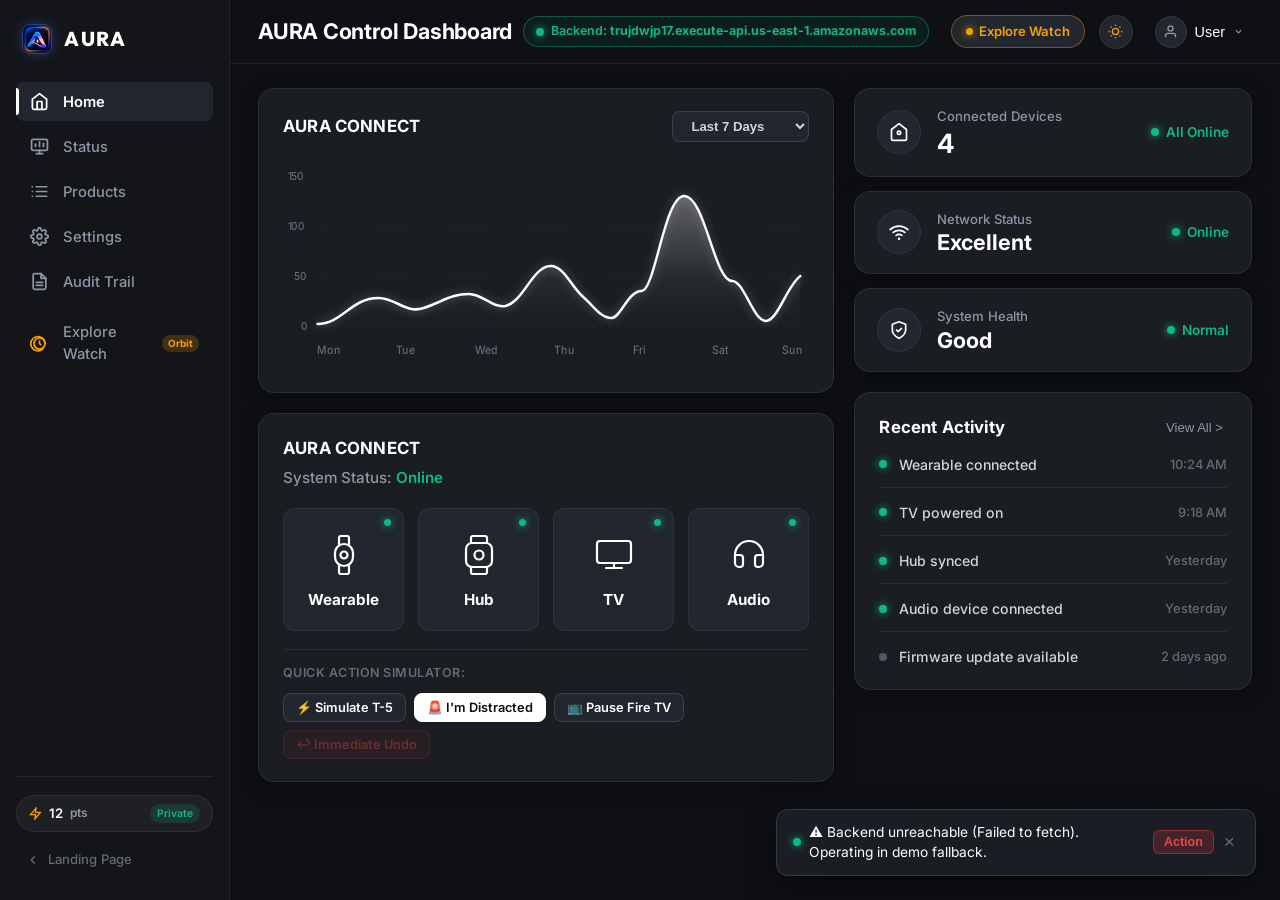
<file: frontend/control-plane.html>
<!DOCTYPE html>
<html lang="en" data-theme="dark">
<head>
  <meta charset="UTF-8">
  <meta name="viewport" content="width=device-width, initial-scale=1.0">
  <title>AURA Control Dashboard</title>
  <meta name="description" content="AURA Control Dashboard - Connected device matrix, pre-meeting intelligence, focus guardian, and privacy control plane.">
  <link rel="icon" type="image/png" href="assets/aura-logo.png">
  <link rel="preconnect" href="https://fonts.googleapis.com">
  <link rel="preconnect" href="https://fonts.gstatic.com" crossorigin>
  <link href="https://fonts.googleapis.com/css2?family=Inter:wght@400;500;600;700;800&family=Outfit:wght@600;700;800;900&display=swap" rel="stylesheet">
  <link rel="stylesheet" href="index.css">
  <script>
    // Immediate Theme Initialization to avoid FOUC
    (function() {
      const savedTheme = localStorage.getItem('aura-color-theme') || 'dark';
      document.documentElement.setAttribute('data-theme', savedTheme);
    })();
  </script>
</head>
<body class="aura-dashboard-body">
  <div class="app-layout">
    <!-- Left Sidebar matching reference design -->
    <aside class="app-sidebar" id="app-sidebar" role="navigation" aria-label="Sidebar Navigation">
      <!-- Brand Logo Header -->
      <div class="sidebar-brand">
        <a href="index.html" class="sidebar-brand-link" title="AURA Home">
          <img src="assets/aura-logo.png" alt="AURA Logo" class="brand-logo-img" style="width:30px; height:30px; border-radius:8px; object-fit:cover; border:1px solid rgba(59,130,246,0.45); box-shadow:0 0 12px rgba(59,130,246,0.35);">
          <span class="brand-title-text">AURA</span>
        </a>
        <button class="sidebar-close-btn" id="btn-close-sidebar" aria-label="Close Navigation Sidebar">
          <svg width="18" height="18" viewBox="0 0 24 24" fill="none" stroke="currentColor" stroke-width="2.5"><line x1="18" y1="6" x2="6" y2="18"></line><line x1="6" y1="6" x2="18" y2="18"></line></svg>
        </button>
      </div>

      <!-- Navigation Tabs (Vertical Sidebar list) -->
      <nav class="sidebar-nav" role="tablist">
        <!-- 1. HOME (Active by default, matching screenshot) -->
        <button class="nav-tab active" id="tab-home" role="tab" aria-selected="true" aria-controls="view-home" tabindex="0">
          <span class="tab-icon" aria-hidden="true">
            <svg width="19" height="19" viewBox="0 0 24 24" fill="none" stroke="currentColor" stroke-width="2.2" stroke-linecap="round" stroke-linejoin="round">
              <path d="M3 9l9-7 9 7v11a2 2 0 0 1-2 2H5a2 2 0 0 1-2-2z"/>
              <polyline points="9 22 9 12 15 12 15 22"/>
            </svg>
          </span>
          <span class="tab-label">Home</span>
        </button>

        <!-- 2. STATUS (Focus Guardian & Pre-meeting Intelligence) -->
        <button class="nav-tab" id="tab-status" role="tab" aria-selected="false" aria-controls="view-status" tabindex="-1">
          <span class="tab-icon" aria-hidden="true">
            <svg width="19" height="19" viewBox="0 0 24 24" fill="none" stroke="currentColor" stroke-width="2.2" stroke-linecap="round" stroke-linejoin="round">
              <rect x="2" y="3" width="20" height="14" rx="2" ry="2"/>
              <line x1="8" y1="21" x2="16" y2="21"/>
              <line x1="12" y1="17" x2="12" y2="21"/>
              <line x1="7" y1="9" x2="7" y2="12"/>
              <line x1="12" y1="6" x2="12" y2="12"/>
              <line x1="17" y1="8" x2="17" y2="12"/>
            </svg>
          </span>
          <span class="tab-label">Status</span>
        </button>

        <!-- 3. PRODUCTS (Connected Devices Registry & Slack Center) -->
        <button class="nav-tab" id="tab-products" role="tab" aria-selected="false" aria-controls="view-products" tabindex="-1">
          <span class="tab-icon" aria-hidden="true">
            <svg width="19" height="19" viewBox="0 0 24 24" fill="none" stroke="currentColor" stroke-width="2.2" stroke-linecap="round" stroke-linejoin="round">
              <line x1="8" y1="6" x2="21" y2="6"/>
              <line x1="8" y1="12" x2="21" y2="12"/>
              <line x1="8" y1="18" x2="21" y2="18"/>
              <line x1="3" y1="6" x2="3.01" y2="6"/>
              <line x1="3" y1="12" x2="3.01" y2="12"/>
              <line x1="3" y1="18" x2="3.01" y2="18"/>
            </svg>
          </span>
          <span class="tab-label">Products</span>
        </button>

        <!-- 4. SETTINGS (Permissions, Safety Guardrails & Feature Flags) -->
        <button class="nav-tab" id="tab-settings" role="tab" aria-selected="false" aria-controls="view-settings" tabindex="-1">
          <span class="tab-icon" aria-hidden="true">
            <svg width="19" height="19" viewBox="0 0 24 24" fill="none" stroke="currentColor" stroke-width="2.2" stroke-linecap="round" stroke-linejoin="round">
              <circle cx="12" cy="12" r="3"/>
              <path d="M19.4 15a1.65 1.65 0 0 0 .33 1.82l.06.06a2 2 0 0 1 0 2.83 2 2 0 0 1-2.83 0l-.06-.06a1.65 1.65 0 0 0-1.82-.33 1.65 1.65 0 0 0-1 1.51V21a2 2 0 0 1-2 2 2 2 0 0 1-2-2v-.09A1.65 1.65 0 0 0 9 19.4a1.65 1.65 0 0 0-1.82.33l-.06.06a2 2 0 0 1-2.83 0 2 2 0 0 1 0-2.83l.06-.06a1.65 1.65 0 0 0 .33-1.82 1.65 1.65 0 0 0-1.51-1H3a2 2 0 0 1-2-2 2 2 0 0 1 2-2h.09A1.65 1.65 0 0 0 4.6 9a1.65 1.65 0 0 0-.33-1.82l-.06-.06a2 2 0 0 1 0-2.83 2 2 0 0 1 2.83 0l.06.06a1.65 1.65 0 0 0 1.82.33H9a1.65 1.65 0 0 0 1-1.51V3a2 2 0 0 1 2-2 2 2 0 0 1 2 2v.09a1.65 1.65 0 0 0 1 1.51 1.65 1.65 0 0 0 1.82-.33l.06-.06a2 2 0 0 1 2.83 0 2 2 0 0 1 0 2.83l-.06.06a1.65 1.65 0 0 0-.33 1.82V9a1.65 1.65 0 0 0 1.51 1H21a2 2 0 0 1 2 2 2 2 0 0 1-2 2h-.09a1.65 1.65 0 0 0-1.51 1z"/>
            </svg>
          </span>
          <span class="tab-label">Settings</span>
        </button>

        <!-- 5. AUDIT (Action Audit Trail) -->
        <button class="nav-tab" id="tab-audit" role="tab" aria-selected="false" aria-controls="view-audit" tabindex="-1">
          <span class="tab-icon" aria-hidden="true">
            <svg width="19" height="19" viewBox="0 0 24 24" fill="none" stroke="currentColor" stroke-width="2.2" stroke-linecap="round" stroke-linejoin="round">
              <path d="M14 2H6a2 2 0 0 0-2 2v16a2 2 0 0 0 2 2h12a2 2 0 0 0 2-2V8z"/>
              <polyline points="14 2 14 8 20 8"/>
              <line x1="16" y1="13" x2="8" y2="13"/>
              <line x1="16" y1="17" x2="8" y2="17"/>
            </svg>
          </span>
          <span class="tab-label">Audit Trail</span>
        </button>

        <!-- 6. EXPLORE WATCH (AURA Orbit 360°) -->
        <a href="orbit.html" class="nav-tab" style="text-decoration:none; margin-top:4px;" title="Explore AURA Orbit 360° Wearable Detail Page">
          <span class="tab-icon" aria-hidden="true" style="color:#f59e0b;">
            <svg width="19" height="19" viewBox="0 0 24 24" fill="none" stroke="currentColor" stroke-width="2.2" stroke-linecap="round" stroke-linejoin="round">
              <circle cx="12" cy="12" r="7"/>
              <polyline points="12 9 12 12 13.5 13.5"/>
              <path d="M16.51 17.35l-.35 1.41A9 9 0 1 1 19 12"/>
            </svg>
          </span>
          <span class="tab-label" style="display:flex; align-items:center; gap:6px;">
            <span>Explore Watch</span>
            <span style="font-size:0.62rem; background:rgba(245,158,11,0.2); color:#f59e0b; padding:1px 6px; border-radius:99px; font-weight:700;">Orbit</span>
          </span>
        </a>
      </nav>

      <!-- Sidebar Bottom Info & Return Link -->
      <div class="sidebar-footer">
        <div class="bank-pill" id="header-bank-badge" role="button" tabindex="0" title="Click to open Deep Work Bank Ledger (Strictly private)">
          <svg class="bank-icon-svg" width="13" height="13" viewBox="0 0 24 24" fill="none" stroke="currentColor" stroke-width="2.5"><polygon points="13 2 3 14 12 14 11 22 21 10 12 10 13 2"/></svg>
          <span id="bank-balance-display">12</span> <span class="bank-label">pts</span>
          <span class="private-tag" aria-label="Private to you only">Private</span>
        </div>

        <a href="index.html" class="sidebar-exit-link" title="Return to Landing Page">
          <svg width="14" height="14" viewBox="0 0 24 24" fill="none" stroke="currentColor" stroke-width="2.5"><polyline points="15 18 9 12 15 6"/></svg>
          <span>Landing Page</span>
        </a>
      </div>
    </aside>

    <!-- Mobile Sidebar Backdrop Overlay -->
    <div class="sidebar-backdrop" id="sidebar-backdrop" aria-hidden="true"></div>

    <!-- Main Content Area -->
    <div class="app-main-container">
      <!-- Top Header Bar -->
      <header class="app-header-bar" role="banner">
        <div class="header-left">
          <button class="mobile-menu-toggle" id="btn-mobile-sidebar" aria-label="Toggle Navigation Sidebar">
            <svg width="20" height="20" viewBox="0 0 24 24" fill="none" stroke="currentColor" stroke-width="2"><line x1="3" y1="12" x2="21" y2="12"/><line x1="3" y1="6" x2="21" y2="6"/><line x1="3" y1="18" x2="21" y2="18"/></svg>
          </button>
          <h1 class="dashboard-header-title">AURA Control Dashboard</h1>
        </div>

        <div class="header-right">
          <!-- Explore Watch Orbit Link -->
          <a href="orbit.html" class="btn btn-outline" style="display:inline-flex; align-items:center; gap:6px; font-size:0.82rem; padding:6px 14px; border-radius:99px; border-color:rgba(245,158,11,0.4); color:#f59e0b; text-decoration:none;" title="Explore AURA Orbit 360° Hardware Page">
            <span style="width:7px; height:7px; border-radius:50%; background:#f59e0b; box-shadow:0 0 8px #f59e0b; display:inline-block;"></span>
            <span>Explore Watch</span>
          </a>

          <!-- Theme Toggle Button -->
          <button id="theme-toggle-btn" class="theme-toggle-icon-btn" aria-label="Toggle light or dark theme" title="Toggle theme">
            <span class="theme-icon-sun" aria-hidden="true">
              <svg width="15" height="15" viewBox="0 0 24 24" fill="none" stroke="currentColor" stroke-width="2.2">
                <circle cx="12" cy="12" r="5"></circle>
                <line x1="12" y1="1" x2="12" y2="3"></line>
                <line x1="12" y1="21" x2="12" y2="23"></line>
                <line x1="4.22" y1="4.22" x2="5.64" y2="5.64"></line>
                <line x1="18.36" y1="18.36" x2="19.78" y2="19.78"></line>
                <line x1="1" y1="12" x2="3" y2="12"></line>
                <line x1="21" y1="12" x2="23" y2="12"></line>
                <line x1="4.22" y1="19.78" x2="5.64" y2="18.36"></line>
                <line x1="18.36" y1="5.64" x2="19.78" y2="4.22"></line>
              </svg>
            </span>
            <span class="theme-icon-moon" aria-hidden="true">
              <svg width="15" height="15" viewBox="0 0 24 24" fill="none" stroke="currentColor" stroke-width="2.2">
                <path d="M21 12.79A9 9 0 1 1 11.21 3 7 7 0 0 0 21 12.79z"></path>
              </svg>
            </span>
            <span id="theme-toggle-label" class="sr-only">Dark</span>
          </button>

          <!-- User Menu Profile Dropdown -->
          <div class="user-menu-wrapper" id="user-menu-wrapper">
            <button class="user-profile-btn" id="user-profile-btn" aria-haspopup="true" aria-expanded="false" title="Account settings">
              <div class="user-avatar-circle" aria-hidden="true">
                <svg width="15" height="15" viewBox="0 0 24 24" fill="none" stroke="currentColor" stroke-width="2.2"><path d="M20 21v-2a4 4 0 0 0-4-4H8a4 4 0 0 0-4 4v2"/><circle cx="12" cy="7" r="4"/></svg>
              </div>
              <span class="user-profile-label">User</span>
              <svg class="chevron-arrow" width="11" height="11" viewBox="0 0 24 24" fill="none" stroke="currentColor" stroke-width="2.5"><polyline points="6 9 12 15 18 9"/></svg>
            </button>
            <div class="user-dropdown-menu" id="user-dropdown-menu">
              <div class="dropdown-header">
                <strong id="header-user-id">usr_marcus</strong>
                <span>Marcus Enterprise HQ</span>
              </div>
              <a href="index.html" class="dropdown-item">Return to Landing Page</a>
              <button class="dropdown-item" id="btn-user-open-bank">Deep Work Bank (12 pts)</button>
              <button class="dropdown-item text-danger" id="btn-user-purge">Purge Session Data</button>
            </div>
          </div>
        </div>
      </header>

      <!-- Toast Notification Banner -->
      <aside id="toast-banner" class="toast-banner hidden" role="status" aria-live="polite">
        <div class="toast-content-wrapper">
          <span class="toast-badge-dot"></span>
          <span id="toast-message" class="toast-text"></span>
        </div>
        <div class="toast-actions-wrapper">
          <button id="toast-action-btn" class="toast-btn hidden">Action</button>
          <button id="toast-close-btn" class="toast-close" aria-label="Close notification">&times;</button>
        </div>
      </aside>

      <!-- Main Surface Panels Container -->
      <main class="app-main-content" id="main-content" role="main">

        <!-- ====================================================================
             SURFACE 1: HOME (Exact replica of user reference screenshot)
             ==================================================================== -->
        <section id="view-home" class="view-panel active" role="tabpanel" aria-labelledby="tab-home">
          <!-- 2-Column Dashboard Grid -->
          <div class="dashboard-grid">
            <!-- Left Column (~60% width) -->
            <div class="dashboard-col-left">
              <!-- Top Left: AURA CONNECT Telemetry Wave Chart -->
              <article class="dash-card connect-chart-card">
                <div class="dash-card-header">
                  <h2 class="dash-card-title">AURA CONNECT</h2>
                  <div class="chart-filter-wrapper">
                    <select id="chart-range-select" class="dark-pill-select" aria-label="Select date range filter">
                      <option value="7d" selected>Last 7 Days</option>
                      <option value="30d">Last 30 Days</option>
                      <option value="24h">Last 24 Hours</option>
                    </select>
                  </div>
                </div>

                <div class="chart-canvas-container">
                  <svg class="aura-telemetry-chart" viewBox="0 0 580 220" preserveAspectRatio="none" aria-label="AURA CONNECT 7-day Activity Wave">
                    <defs>
                      <linearGradient id="chartGradientDark" x1="0" y1="0" x2="0" y2="1">
                        <stop id="chart-grad-stop-0" offset="0%" stop-color="currentColor" stop-opacity="0.30"/>
                        <stop id="chart-grad-stop-1" offset="65%" stop-color="currentColor" stop-opacity="0.05"/>
                        <stop offset="100%" stop-color="currentColor" stop-opacity="0.0"/>
                      </linearGradient>
                      <filter id="waveGlow" x="-20%" y="-20%" width="140%" height="140%">
                        <feGaussianBlur stdDeviation="2.5" result="blur"/>
                        <feComposite in="SourceGraphic" in2="blur" operator="over"/>
                      </filter>
                    </defs>

                    <!-- Horizontal Grid Lines & Y Axis Numbers -->
                    <!-- 150 -->
                    <text x="5" y="24" class="chart-y-axis-label">150</text>
                    <line x1="38" y1="20" x2="570" y2="20" class="chart-grid-line"/>

                    <!-- 100 -->
                    <text x="5" y="74" class="chart-y-axis-label">100</text>
                    <line x1="38" y1="70" x2="570" y2="70" class="chart-grid-line"/>

                    <!-- 50 -->
                    <text x="12" y="124" class="chart-y-axis-label">50</text>
                    <line x1="38" y1="120" x2="570" y2="120" class="chart-grid-line"/>

                    <!-- 0 -->
                    <text x="20" y="174" class="chart-y-axis-label">0</text>
                    <line x1="38" y1="170" x2="570" y2="170" class="chart-grid-line"/>

                    <!-- Area Fill (fading downwards) -->
                    <path id="chart-area-path" class="chart-area-fill" fill="url(#chartGradientDark)"
                          d="M 38 170 L 38 168 C 65 168, 75 142, 105 142 C 125 142, 135 158, 155 152 C 175 146, 185 138, 205 138 C 220 138, 230 152, 245 150 C 265 146, 275 110, 295 110 C 310 110, 318 132, 332 142 C 342 150, 350 162, 362 162 C 372 162, 380 135, 395 135 C 410 135, 420 40, 442 40 C 465 40, 475 125, 495 125 C 508 125, 518 165, 532 165 C 545 165, 555 130, 570 120 L 570 170 Z"/>

                    <!-- Foreground Stroke Curve (Theme Adaptive Wave) -->
                    <path id="chart-stroke-path" class="chart-stroke-line"
                          d="M 38 168 C 65 168, 75 142, 105 142 C 125 142, 135 158, 155 152 C 175 146, 185 138, 205 138 C 220 138, 230 152, 245 150 C 265 146, 275 110, 295 110 C 310 110, 318 132, 332 142 C 342 150, 350 162, 362 162 C 372 162, 380 135, 395 135 C 410 135, 420 40, 442 40 C 465 40, 475 125, 495 125 C 508 125, 518 165, 532 165 C 545 165, 555 130, 570 120"
                          stroke="currentColor" stroke-width="2.6" fill="none" stroke-linecap="round"/>

                    <!-- X Axis Days -->
                    <text x="38" y="198" class="chart-x-axis-day">Mon</text>
                    <text x="125" y="198" class="chart-x-axis-day">Tue</text>
                    <text x="212" y="198" class="chart-x-axis-day">Wed</text>
                    <text x="299" y="198" class="chart-x-axis-day">Thu</text>
                    <text x="386" y="198" class="chart-x-axis-day">Fri</text>
                    <text x="473" y="198" class="chart-x-axis-day">Sat</text>
                    <text x="550" y="198" class="chart-x-axis-day">Sun</text>
                  </svg>
                </div>
              </article>

              <!-- Bottom Left: AURA CONNECT 4 Device Tiles -->
              <article class="dash-card connect-devices-card">
                <div class="dash-card-header mb-1">
                  <h2 class="dash-card-title">AURA CONNECT</h2>
                </div>
                <div class="dash-card-subtitle">
                  System Status: <span class="status-text-online">Online</span>
                </div>

                <!-- 4 Device Tiles in a Row -->
                <div class="device-tiles-row">
                  <!-- Wearable Tile -->
                  <div class="device-tile-box" id="tile-device-wearable" role="button" tabindex="0" title="Click to trigger companion Whisper audio briefing">
                    <span class="tile-active-indicator" aria-hidden="true"></span>
                    <div class="tile-icon-wrapper">
                      <!-- Wearable Ring / Band SVG Icon -->
                      <svg width="28" height="42" viewBox="0 0 28 42" fill="none" stroke="currentColor" stroke-width="2.2" stroke-linecap="round" stroke-linejoin="round">
                        <rect x="5" y="10" width="18" height="22" rx="9" />
                        <path d="M9 10V4a2 2 0 0 1 2-2h6a2 2 0 0 1 2 2v6" />
                        <path d="M9 32v6a2 2 0 0 0 2 2h6a2 2 0 0 0 2-2v-6" />
                        <circle cx="14" cy="21" r="3.5" />
                      </svg>
                    </div>
                    <span class="tile-title-text">Wearable</span>
                  </div>

                  <!-- Hub Tile -->
                  <div class="device-tile-box" id="tile-device-hub" role="button" tabindex="0" title="Click to sync telemetry with local hardware Hub">
                    <span class="tile-active-indicator" aria-hidden="true"></span>
                    <div class="tile-icon-wrapper">
                      <!-- Smart Hub / Watch SVG Icon -->
                      <svg width="32" height="42" viewBox="0 0 32 42" fill="none" stroke="currentColor" stroke-width="2.2" stroke-linecap="round" stroke-linejoin="round">
                        <rect x="3" y="9" width="26" height="24" rx="6" />
                        <path d="M8 9V4a2 2 0 0 1 2-2h12a2 2 0 0 1 2 2v5" />
                        <path d="M8 33v5a2 2 0 0 0 2 2h12a2 2 0 0 0 2-2v-5" />
                        <circle cx="16" cy="21" r="4.5" />
                      </svg>
                    </div>
                    <span class="tile-title-text">Hub</span>
                  </div>

                  <!-- TV Tile -->
                  <div class="device-tile-box" id="tile-device-tv" role="button" tabindex="0" title="Click to test Fire TV pause / resume toggle">
                    <span class="tile-active-indicator" id="tile-tv-indicator" aria-hidden="true"></span>
                    <div class="tile-icon-wrapper">
                      <!-- TV Monitor SVG Icon -->
                      <svg width="40" height="34" viewBox="0 0 40 34" fill="none" stroke="currentColor" stroke-width="2.2" stroke-linecap="round" stroke-linejoin="round">
                        <rect x="3" y="3" width="34" height="22" rx="3" />
                        <line x1="20" y1="25" x2="20" y2="30" />
                        <line x1="12" y1="30" x2="28" y2="30" />
                      </svg>
                    </div>
                    <span class="tile-title-text">TV</span>
                  </div>

                  <!-- Audio Tile -->
                  <div class="device-tile-box" id="tile-device-audio" role="button" tabindex="0" title="Click to toggle Office Echo Do Not Disturb">
                    <span class="tile-active-indicator" id="tile-audio-indicator" aria-hidden="true"></span>
                    <div class="tile-icon-wrapper">
                      <!-- Headphones SVG Icon -->
                      <svg width="36" height="36" viewBox="0 0 36 36" fill="none" stroke="currentColor" stroke-width="2.2" stroke-linecap="round" stroke-linejoin="round">
                        <path d="M4 18v8a4 4 0 0 0 4 4h1a3 3 0 0 0 3-3v-6a3 3 0 0 0-3-3H4z"/>
                        <path d="M32 18v8a4 4 0 0 1-4 4h-1a3 3 0 0 1-3-3v-6a3 3 0 0 1 3-3h5z"/>
                        <path d="M4 18A14 14 0 0 1 32 18"/>
                      </svg>
                    </div>
                    <span class="tile-title-text">Audio</span>
                  </div>
                </div>

                <!-- Interactive Demo Toolbar (seamlessly adapted to dark theme) -->
                <div class="demo-quick-toolbar">
                  <span class="demo-toolbar-label">Quick Action Simulator:</span>
                  <div class="demo-toolbar-buttons">
                    <button class="btn btn-sm btn-outline" id="btn-home-sim-t5" title="Simulate T-5 Pre-Meeting Briefing trigger">
                      ⚡ Simulate T-5
                    </button>
                    <button class="btn btn-sm btn-primary" id="btn-home-distracted" title="Self-report distraction and trigger TV pause">
                      🚨 I'm Distracted
                    </button>
                    <button class="btn btn-sm btn-outline" id="btn-home-pause-tv" title="Test Living Room Fire TV Pause">
                      📺 Pause Fire TV
                    </button>
                    <button class="btn btn-sm btn-danger" id="btn-home-undo" disabled title="Immediate Undo last action">
                      ↩️ Immediate Undo
                    </button>
                  </div>
                </div>
              </article>
            </div>

            <!-- Right Column (~40% width) -->
            <div class="dashboard-col-right">
              <!-- 3 Stacked Metric Cards matching screenshot -->
              <div class="metric-cards-stack">
                <!-- Card 1: Connected Devices -->
                <article class="metric-card-item">
                  <div class="metric-card-left">
                    <div class="metric-badge-icon" aria-hidden="true">
                      <!-- Smart Home SVG -->
                      <svg width="20" height="20" viewBox="0 0 24 24" fill="none" stroke="currentColor" stroke-width="2" stroke-linecap="round" stroke-linejoin="round">
                        <path d="M3 9l9-7 9 7v11a2 2 0 0 1-2 2H5a2 2 0 0 1-2-2z"/>
                        <circle cx="12" cy="13" r="2"/>
                      </svg>
                    </div>
                    <div class="metric-meta-box">
                      <span class="metric-header-title">Connected Devices</span>
                      <span class="metric-hero-num" id="stat-connected-devices">4</span>
                    </div>
                  </div>
                  <div class="metric-status-box">
                    <span class="status-indicator-dot dot-green" aria-hidden="true"></span>
                    <span class="status-indicator-label text-green">All Online</span>
                  </div>
                </article>

                <!-- Card 2: Network Status -->
                <article class="metric-card-item">
                  <div class="metric-card-left">
                    <div class="metric-badge-icon" aria-hidden="true">
                      <!-- Wifi SVG -->
                      <svg width="20" height="20" viewBox="0 0 24 24" fill="none" stroke="currentColor" stroke-width="2" stroke-linecap="round" stroke-linejoin="round">
                        <path d="M5 12.55a11 11 0 0 1 14.08 0"/>
                        <path d="M1.42 9a16 16 0 0 1 21.16 0"/>
                        <path d="M8.53 16.11a6 6 0 0 1 6.95 0"/>
                        <line x1="12" y1="20" x2="12.01" y2="20" stroke-width="3"/>
                      </svg>
                    </div>
                    <div class="metric-meta-box">
                      <span class="metric-header-title">Network Status</span>
                      <span class="metric-hero-text" id="stat-network-status">Excellent</span>
                    </div>
                  </div>
                  <div class="metric-status-box">
                    <span class="status-indicator-dot dot-green" aria-hidden="true"></span>
                    <span class="status-indicator-label text-green">Online</span>
                  </div>
                </article>

                <!-- Card 3: System Health -->
                <article class="metric-card-item">
                  <div class="metric-card-left">
                    <div class="metric-badge-icon" aria-hidden="true">
                      <!-- Shield SVG -->
                      <svg width="20" height="20" viewBox="0 0 24 24" fill="none" stroke="currentColor" stroke-width="2" stroke-linecap="round" stroke-linejoin="round">
                        <path d="M12 22s8-4 8-10V5l-8-3-8 3v7c0 6 8 10 8 10z"/>
                        <polyline points="9 12 11 14 15 10"/>
                      </svg>
                    </div>
                    <div class="metric-meta-box">
                      <span class="metric-header-title">System Health</span>
                      <span class="metric-hero-text" id="stat-system-health">Good</span>
                    </div>
                  </div>
                  <div class="metric-status-box">
                    <span class="status-indicator-dot dot-green" aria-hidden="true"></span>
                    <span class="status-indicator-label text-green">Normal</span>
                  </div>
                </article>
              </div>

              <!-- Bottom Right: Recent Activity Card matching screenshot -->
              <article class="dash-card recent-activity-card">
                <div class="dash-card-header">
                  <h2 class="dash-card-title">Recent Activity</h2>
                  <button class="view-all-link-btn" id="link-view-all-activity" title="Open complete action audit timeline">
                    View All &gt;
                  </button>
                </div>

                <div class="recent-activity-list" id="recent-activity-list">
                  <div class="activity-feed-row">
                    <span class="status-indicator-dot dot-green" aria-hidden="true"></span>
                    <span class="activity-feed-desc">Wearable connected</span>
                    <span class="activity-feed-time">10:24 AM</span>
                  </div>
                  <div class="activity-feed-row">
                    <span class="status-indicator-dot dot-green" aria-hidden="true"></span>
                    <span class="activity-feed-desc">TV powered on</span>
                    <span class="activity-feed-time">9:18 AM</span>
                  </div>
                  <div class="activity-feed-row">
                    <span class="status-indicator-dot dot-green" aria-hidden="true"></span>
                    <span class="activity-feed-desc">Hub synced</span>
                    <span class="activity-feed-time">Yesterday</span>
                  </div>
                  <div class="activity-feed-row">
                    <span class="status-indicator-dot dot-green" aria-hidden="true"></span>
                    <span class="activity-feed-desc">Audio device connected</span>
                    <span class="activity-feed-time">Yesterday</span>
                  </div>
                  <div class="activity-feed-row">
                    <span class="status-indicator-dot dot-grey" aria-hidden="true"></span>
                    <span class="activity-feed-desc">Firmware update available</span>
                    <span class="activity-feed-time">2 days ago</span>
                  </div>
                </div>
              </article>
            </div>
          </div>
        </section>

        <!-- ====================================================================
             SURFACE 2: STATUS (Focus Guardian & Pre-Meeting Briefing Surfaces)
             ==================================================================== -->
        <section id="view-status" class="view-panel" role="tabpanel" aria-labelledby="tab-status" hidden>
          <div class="surface-header-lockup">
            <div>
              <h2 class="surface-title">Focus &amp; Pre-Meeting Status</h2>
              <p class="surface-subtitle">Real-time deep work telemetry, private briefing synthesis, and instant distraction defense.</p>
            </div>
            <div class="header-tools-row">
              <span class="badge badge-t5" id="briefing-timer-badge">
                <span class="pulse-dot-amber"></span>
                <span id="briefing-timer-text">T-5 Min Trigger: 04:18 until sync</span>
              </span>
              <button class="btn btn-sm btn-simulate-t5" id="btn-simulate-t5" title="Simulate a real-time T-5 pre-meeting intelligence trigger">
                <svg width="12" height="12" viewBox="0 0 24 24" fill="none" stroke="currentColor" stroke-width="2.5"><polygon points="13 2 3 14 12 14 11 22 21 10 12 10 13 2"/></svg>
                <span>Simulate T-5</span>
              </button>
            </div>
          </div>

          <div class="status-surfaces-grid">
            <!-- Left: Pre-Meeting Briefing Card -->
            <div class="status-col">
              <div class="section-badge-header">
                <h3>TODAY'S GLANCEABLE BRIEFING</h3>
              </div>

              <!-- Meeting Switcher Chips -->
              <div class="meeting-selector-bar" role="tablist" aria-label="Select meeting context">
                <button class="meeting-chip active" data-meeting="q4_arch" role="tab" aria-selected="true" tabindex="0">
                  <span class="chip-status-dot"></span>
                  <span class="chip-time">14:30</span>
                  <span class="chip-title">Q4 Strategy</span>
                </button>
                <button class="meeting-chip" data-meeting="bedrock_sync" role="tab" aria-selected="false" tabindex="-1">
                  <span class="chip-status-dot"></span>
                  <span class="chip-time">16:00</span>
                  <span class="chip-title">Bedrock Vector</span>
                </button>
                <button class="meeting-chip" data-meeting="firetv_ambient" role="tab" aria-selected="false" tabindex="-1">
                  <span class="chip-status-dot"></span>
                  <span class="chip-time">17:15</span>
                  <span class="chip-title">Fire TV Sync</span>
                </button>
              </div>

              <!-- Next Meeting Card -->
              <article class="dash-card" id="meeting-card">
                <div class="meeting-header">
                  <div class="meeting-time-box">
                    <span class="time-label">NEXT UP</span>
                    <span class="time-val" id="meeting-time">14:30</span>
                  </div>
                  <div class="meeting-meta">
                    <h3 class="meeting-title" id="meeting-title">Q4 Strategy &amp; Architecture Review</h3>
                    <p class="meeting-participants" id="meeting-participants">Participants: Marcus, Aditi, Sarah Chen (3)</p>
                  </div>
                  <div class="meeting-header-tools">
                    <span class="badge badge-tone" id="meeting-tone-badge">Tone: Confident</span>
                    <button class="btn btn-sm btn-whisper-audio" id="btn-whisper-audio" title="Play synthesized audio briefing to companion wearable">
                      <span class="audio-btn-icon" id="whisper-btn-icon">▶</span>
                      <span id="whisper-btn-text">Whisper Brief (42s)</span>
                    </button>
                  </div>
                </div>

                <!-- Waveform Audio Player -->
                <div class="audio-waveform-player hidden" id="audio-waveform-player">
                  <div class="waveform-inner">
                    <div class="waveform-bars-visual" id="waveform-visual">
                      <span class="wbar"></span><span class="wbar"></span><span class="wbar"></span><span class="wbar"></span>
                      <span class="wbar"></span><span class="wbar"></span><span class="wbar"></span><span class="wbar"></span>
                      <span class="wbar"></span><span class="wbar"></span><span class="wbar"></span><span class="wbar"></span>
                      <span class="wbar"></span><span class="wbar"></span><span class="wbar"></span><span class="wbar"></span>
                    </div>
                    <div class="waveform-info">
                      <span class="waveform-status-text" id="waveform-status">Synthesizing private whisper audio via AWS Bedrock...</span>
                      <span class="waveform-countdown" id="waveform-countdown">0:14 / 0:42</span>
                    </div>
                  </div>
                </div>

                <!-- Briefing Text Box -->
                <div class="briefing-box">
                  <div class="section-label-row">
                    <h4 class="section-label">Glanceable Briefing (<span id="briefing-word-count">52</span> words · 18s read)</h4>
                    <button class="btn-copy-action" id="btn-copy-brief" title="Copy briefing summary to clipboard">
                      <svg width="12" height="12" viewBox="0 0 24 24" fill="none" stroke="currentColor" stroke-width="2"><rect x="9" y="9" width="13" height="13" rx="2" ry="2"/><path d="M5 15H4a2 2 0 0 1-2-2V4a2 2 0 0 1 2-2h9a2 2 0 0 1 2 2v1"/></svg>
                      <span>Copy</span>
                    </button>
                  </div>
                  <p class="briefing-text" id="briefing-summary">
                    Team is reviewing Q4 cloud migration milestones. Key dependency is DynamoDB single-table latency and API Gateway WebSocket authorization. Aditi flagged open question regarding Fire TV adapter certification and rollback latency. Target outcome is sign-off on production architecture boundaries.
                  </p>
                </div>

                <!-- 3 Actionable Prep Questions -->
                <div class="questions-box">
                  <div class="section-label-row">
                    <h4 class="section-label">3 Actionable Prep Questions</h4>
                    <span class="section-hint">Click question to check off or copy</span>
                  </div>
                  <div class="questions-interactive-list" id="briefing-questions">
                    <!-- Populated dynamically via app.js -->
                  </div>
                </div>

                <!-- Approved Evidence Sources -->
                <div class="evidence-box">
                  <div class="evidence-header">
                    <div class="evidence-title-group">
                      <h4 class="section-label">Approved Grounded Sources (Client-Sanitized)</h4>
                    </div>
                    <button class="link-btn" id="btn-why-seeing-this" aria-haspopup="dialog">Why am I seeing this?</button>
                  </div>
                  <div class="evidence-tags" id="evidence-tags">
                    <!-- Populated dynamically -->
                  </div>
                </div>

                <!-- Feedback Row -->
                <div class="feedback-row" role="group" aria-label="Briefing usefulness feedback">
                  <div class="feedback-prompt-group">
                    <span class="feedback-prompt">Was this helpful?</span>
                    <span class="feedback-sub-prompt">Calibrates your local relevance threshold</span>
                  </div>
                  <div class="feedback-actions">
                    <button class="btn btn-sm btn-outline btn-feedback-item" id="btn-feedback-helpful" title="Give positive feedback (+2 Bank Points)">
                      👍 Helpful <span class="points-chip">+2 pts</span>
                    </button>
                    <button class="btn btn-sm btn-outline btn-feedback-item" id="btn-feedback-notuseful" title="Calibrate future briefings">
                      👎 Not useful
                    </button>
                    <button class="btn btn-sm btn-outline btn-mute" id="btn-feedback-mute" title="Mute briefings for this recurring series">
                      🔕 Mute series
                    </button>
                  </div>
                </div>
              </article>
            </div>

            <!-- Right: Focus Guardian Controls -->
            <div class="status-col">
              <div class="section-badge-header">
                <h3>FOCUS GUARDIAN SESSION</h3>
                <div class="focus-status-badge">
                  <span class="status-indicator-dot dot-green" id="focus-dot"></span>
                  <span id="focus-status-text">Session Active</span>
                </div>
              </div>

              <!-- Focus Timer Card -->
              <article class="dash-card focus-timer-card">
                <div class="timer-display">
                  <div class="timer-circle-container">
                    <svg class="progress-ring" width="160" height="160" aria-hidden="true">
                      <circle class="progress-ring-bg" stroke="#1f232b" stroke-width="8" fill="transparent" r="70" cx="80" cy="80"/>
                      <circle class="progress-ring-fill" id="timer-progress" stroke="#10b981" stroke-width="8" stroke-linecap="round" fill="transparent" r="70" cx="80" cy="80"/>
                    </svg>
                    <div class="timer-text-overlay">
                      <span class="timer-clock" id="timer-clock">23:45</span>
                      <span class="timer-sub">Deep Focus</span>
                    </div>
                  </div>
                </div>

                <div class="timer-actions">
                  <div class="duration-selector" role="group" aria-label="Session duration selector">
                    <button class="btn-chip active" id="btn-dur-25" data-duration="25">25 min</button>
                    <button class="btn-chip" id="btn-dur-50" data-duration="50">50 min</button>
                    <button class="btn-chip" id="btn-dur-90" data-duration="90">90 min</button>
                  </div>
                  <div class="session-btn-row">
                    <button class="btn btn-primary" id="btn-toggle-focus">Stop Focus Session</button>
                  </div>
                </div>
              </article>

              <!-- Explicit Self-Report Distraction Card & Adaptive Intent Engine -->
              <article class="dash-card distraction-trigger-card">
                <div class="card-callout">
                  <div class="callout-icon" aria-hidden="true">⚡</div>
                  <div class="callout-content">
                    <h3 class="callout-title">Adaptive State Signals &amp; Routines</h3>
                    <p class="callout-desc">Zero surveillance. Signal your state for Bedrock-reasoned multi-device actions with 30s undo.</p>
                  </div>
                </div>
                <div style="display: flex; gap: 8px; flex-wrap: wrap; margin-top: 10px;">
                  <button class="btn btn-accent btn-large" id="btn-report-distracted" aria-label="Report distraction">
                    <span class="btn-icon" aria-hidden="true">🚨</span> Distracted
                  </button>
                  <button class="btn btn-outline" id="btn-intent-tired" title="Trigger tired / sleep wind-down routine">
                    <span class="btn-icon" aria-hidden="true">🌙</span> Tired / Sleep
                  </button>
                  <button class="btn btn-outline" id="btn-intent-break" title="Trigger quick 15-min break">
                    <span class="btn-icon" aria-hidden="true">☕</span> Quick Break
                  </button>
                  <button class="btn btn-outline" id="btn-intent-custom" title="Input custom intent phrase">
                    <span class="btn-icon" aria-hidden="true">✨</span> Custom Intent
                  </button>
                </div>
              </article>

              <!-- Transparent Score Card -->
              <article class="dash-card score-card" id="score-card">
                <div class="score-header">
                  <h3 class="dash-card-title">Transparent Focus Score</h3>
                  <span class="badge badge-info" id="score-badge">Non-Diagnostic</span>
                </div>
                <div class="score-body">
                  <div class="score-meter-row">
                    <div class="score-number-box">
                      <span class="score-number" id="score-val">0.00</span>
                      <span class="score-scale">/ 1.00</span>
                    </div>
                    <div class="score-bar-container" aria-hidden="true">
                      <div class="score-bar-fill" id="score-bar" style="width: 0%;"></div>
                    </div>
                  </div>
                  <div class="score-explanation-box">
                    <h4 class="section-label">Explanation</h4>
                    <p class="explanation-text" id="score-reason">
                      Focus session running uninterrupted. Score decays automatically over time.
                    </p>
                  </div>
                </div>
              </article>

              <!-- Device Intervention Card with Instant Undo -->
              <article class="dash-card action-proposal-card" id="action-proposal-card">
                <div class="action-card-header">
                  <div class="action-icon-badge" aria-hidden="true">📺</div>
                  <div>
                    <h3 class="dash-card-title" id="action-title">Connected Device Intervention</h3>
                    <p class="action-sub" id="action-device-sub">Target: Living Room Fire TV Stick 4K</p>
                  </div>
                  <span class="badge badge-status" id="action-status-badge">Standby</span>
                </div>

                <div class="action-card-body">
                  <p class="action-desc" id="action-desc">
                    When distraction is reported, AURA pauses authorized playback using certified MediaSession transport controls.
                  </p>
                  <div class="action-buttons-row">
                    <button class="btn btn-outline" id="btn-simulate-action">Test Fire TV Pause</button>
                    <button class="btn btn-danger" id="btn-immediate-undo" disabled>
                      <span class="btn-icon" aria-hidden="true">↩️</span> Immediate Undo
                    </button>
                  </div>
                </div>
              </article>

              <!-- Local Signal Consents -->
              <article class="dash-card signals-config-card">
                <h3 class="dash-card-title">Local Signal Consents</h3>
                <div class="signals-list">
                  <div class="signal-item">
                    <div class="signal-info">
                      <span class="signal-name">Self-Report Distracted</span>
                      <span class="signal-desc">Explicit keyboard shortcut / companion watch action</span>
                    </div>
                    <span class="badge badge-success">Always Enabled</span>
                  </div>

                  <div class="signal-item">
                    <div class="signal-info">
                      <span class="signal-name">Local Video Audio Monitor</span>
                      <span class="signal-desc">Classifies background audio locally; zero tokens sent to cloud</span>
                    </div>
                    <label class="switch" aria-label="Toggle Video Audio Monitor consent">
                      <input type="checkbox" id="toggle-signal-video" checked>
                      <span class="slider round"></span>
                    </label>
                  </div>

                  <div class="signal-item">
                    <div class="signal-info">
                      <span class="signal-name">Active Work App Verification</span>
                      <span class="signal-desc">Monitors opted-in coding and writing workspaces locally</span>
                    </div>
                    <label class="switch" aria-label="Toggle Work App Verification consent">
                      <input type="checkbox" id="toggle-signal-app">
                      <span class="slider round"></span>
                    </label>
                  </div>
                </div>
              </article>
            </div>
          </div>
        </section>

        <!-- ====================================================================
             SURFACE 3: PRODUCTS (Device Registry, Integrations & Slack Center)
             ==================================================================== -->
        <section id="view-products" class="view-panel" role="tabpanel" aria-labelledby="tab-products" hidden>
          <div class="surface-header-lockup">
            <div>
              <h2 class="surface-title">Products &amp; Connected Devices</h2>
              <p class="surface-subtitle">Declared device capabilities, certified hardware endpoints, and ambient communication channels.</p>
            </div>
            <span class="badge badge-success">5 Endpoints Certified</span>
          </div>

          <!-- Certified Hardware Showcase Visual Grid -->
          <div class="devices-visual-grid mb-3">
            <div class="device-visual-card">
              <img src="assets/aura-device-fleet.jpg" alt="Connected Device Fleet Lineup: Aura wearable, Apple Watch, Fire TV 4K, Echo Dot, Echo Show, and laptop control plane" loading="lazy">
              <div class="device-visual-meta">
                <div class="device-visual-title">Certified Hardware Ecosystem (5 Reference Endpoints)</div>
                <div class="device-visual-desc">Continuous ambient synchronization across personal wearables, Amazon Fire TV, and Alexa Echo audio/screens.</div>
              </div>
            </div>
            <div class="device-visual-card">
              <img src="assets/aura-bedroom-sync.jpg" alt="Real-Time Encrypted Packet Passing from wearable watch to bedroom Fire TV and Echo devices" loading="lazy">
              <div class="device-visual-meta">
                <div class="device-visual-title">Real-Time Signal Routing (&lt; 250ms)</div>
                <div class="device-visual-desc">Aura watch relays encrypted telemetry packets over WebSocket v2 to pause bedroom TV media and activate Echo DND.</div>
              </div>
            </div>
          </div>

          <!-- Integrations Grid Cards -->
          <div class="integrations-grid mb-3">
            <!-- Bee Companion -->
            <article class="dash-card int-card">
              <div class="int-header">
                <span class="int-icon" aria-hidden="true">🐝</span>
                <div>
                  <h3 class="int-title">Bee Local Companion</h3>
                  <span class="int-tech">SSE Reader + CLI Facade</span>
                </div>
                <span class="badge badge-success">Online</span>
              </div>
              <p class="int-desc">Supervised local worker bound to <code>localhost:8484</code>. Raw memory never leaves machine without redaction.</p>
              <div class="int-meta">
                <span>Auth: CLI Token</span>
                <span>Port: 127.0.0.1:8484</span>
              </div>
            </article>

            <!-- Fire TV -->
            <article class="dash-card int-card">
              <div class="int-header">
                <span class="int-icon" aria-hidden="true">📺</span>
                <div>
                  <h3 class="int-title">Living Room Fire TV</h3>
                  <span class="int-tech">MediaSession API Transport</span>
                </div>
                <span class="badge badge-success" id="firetv-badge">Playing</span>
              </div>
              <p class="int-desc">Certified Android MediaSession transport control. Supports pause and resume with idempotency receipts.</p>
              <div class="int-meta">
                <span>ID: dev_firetv_living_room</span>
                <span>Capability: Pause / Resume</span>
              </div>
            </article>

            <!-- Echo Speaker -->
            <article class="dash-card int-card">
              <div class="int-header">
                <span class="int-icon" aria-hidden="true">🔊</span>
                <div>
                  <h3 class="int-title">Office Echo Dot</h3>
                  <span class="int-tech">Alexa DND Capability</span>
                </div>
                <span class="badge badge-success" id="echo-badge">Online</span>
              </div>
              <p class="int-desc">Alexa Do Not Disturb mode toggling during active focus sessions. Fully reversible with undo tokens.</p>
              <div class="int-meta">
                <span>ID: dev_echo_office</span>
                <span>Capability: Set / Clear DND</span>
              </div>
            </article>

            <!-- Slack Status Publisher -->
            <article class="dash-card int-card">
              <div class="int-header">
                <span class="int-icon" aria-hidden="true">💬</span>
                <div>
                  <h3 class="int-title">Slack Status Publisher</h3>
                  <span class="int-tech">OAuth PKCE (`chat:write`)</span>
                </div>
                <span class="badge badge-success">Connected</span>
              </div>
              <p class="int-desc">Publishes only minimal ambient availability. Zero meeting leakage cryptographically enforced.</p>
              <div class="int-meta">
                <span>Channel: #marcus-focus</span>
                <span>Leakage Filter: ACTIVE</span>
              </div>
            </article>
          </div>

          <!-- Certified Device Registry Table -->
          <article class="dash-card mb-3" id="devices-matrix-panel">
            <div class="dash-card-header">
              <div>
                <h3 class="dash-card-title">Connected Devices Certification Registry</h3>
                <p class="dash-card-desc">Amazon MediaSession and Alexa Smart Home certified control paths. Uncertified devices fail safe.</p>
              </div>
              <button class="btn btn-sm btn-outline" id="btn-refresh-devices-registry">Refresh Devices</button>
            </div>

            <div class="grants-table-container">
              <table class="aura-table" id="devices-registry-table">
                <thead>
                  <tr>
                    <th scope="col">Device Name</th>
                    <th scope="col">Identifier</th>
                    <th scope="col">Certification Standard</th>
                    <th scope="col">Household</th>
                    <th scope="col">Rate Limit</th>
                    <th scope="col">Status</th>
                    <th scope="col">Test Action</th>
                  </tr>
                </thead>
                <tbody id="devices-registry-tbody">
                  <!-- Dynamically populated via app.js -->
                </tbody>
              </table>
            </div>

            <!-- Outbox Live Receipt Display Box -->
            <div id="device-receipt-box" class="receipt-display-box" style="display: none;">
              <strong>Live Outbox Receipt:</strong>
              <pre id="device-receipt-content" style="margin-top: 6px; white-space: pre-wrap;"></pre>
              <div style="margin-top: 10px; display: flex; gap: 8px;">
                <button class="btn btn-sm btn-primary" id="btn-receipt-undo">Undo Action Immediately</button>
                <button class="btn btn-sm btn-outline" id="btn-receipt-dismiss">Dismiss</button>
              </div>
            </div>
          </article>

          <!-- Slack Ambient Status & OAuth PKCE Control Center -->
          <article class="dash-card" id="slack-panel">
            <div class="dash-card-header">
              <div style="display: flex; align-items: center; gap: 10px;">
                <span class="int-icon" style="font-size: 1.5rem;" aria-hidden="true">💬</span>
                <div>
                  <h3 class="dash-card-title">Slack Ambient Status &amp; OAuth PKCE Control Center</h3>
                  <p class="dash-card-desc">Publishes minimal ambient availability ("In focus until 15:00"). Zero meeting context or score leakage guaranteed.</p>
                </div>
              </div>
              <div style="display: flex; gap: 8px; align-items: center;">
                <span class="badge badge-success" id="slack-connection-badge">
                  <span class="status-indicator-dot dot-green"></span>
                  OAuth PKCE: Connected
                </span>
                <span class="badge badge-certified" id="slack-admin-badge">Admin Approved</span>
              </div>
            </div>

            <div class="slack-interactive-grid">
              <!-- Live Preview Box -->
              <div class="slack-preview-box">
                <div class="slack-box-header">
                  <span class="slack-box-title">Live Slack Ambient Preview</span>
                  <span class="slack-expiry-countdown" id="slack-countdown-text">Auto-expires in 45m</span>
                </div>
                <div class="slack-rendered-preview" id="slack-rendered-preview">
                  <div class="slack-avatar-mock">M</div>
                  <div class="slack-preview-content">
                    <div class="slack-preview-author">
                      <span class="author-name">Marcus</span>
                      <span class="slack-preview-pill" id="slack-preview-pill">
                        <span id="slack-preview-emoji">🎯</span>
                        <span id="slack-preview-text">In focus until 15:00</span>
                      </span>
                    </div>
                    <div class="slack-preview-subtext" id="slack-target-subtext">Target: #marcus-focus (Allowlisted)</div>
                  </div>
                </div>
                <div class="slack-receipt-row" id="slack-active-receipt" style="display: none;">
                  <span class="receipt-label">Active Receipt:</span>
                  <code id="slack-receipt-id">rcpt_slack_...</code>
                  <button class="btn btn-xs btn-outline" id="btn-undo-slack-inline">Undo</button>
                </div>
              </div>

              <!-- Controls Box -->
              <div class="slack-controls-box">
                <div class="slack-form-row">
                  <div class="slack-input-group">
                    <label for="slack-channel-select" class="slack-label">Channel Target</label>
                    <select id="slack-channel-select" class="form-select">
                      <option value="#marcus-focus">#marcus-focus (Allowlisted)</option>
                      <option value="#deep-work-ambient">#deep-work-ambient (Team Feed)</option>
                      <option value="user_profile">User Profile Status Icon</option>
                      <option value="#unapproved-secret-room">#unapproved-secret-room (Blocked)</option>
                    </select>
                  </div>
                  <div class="slack-input-group">
                    <label for="slack-duration-select" class="slack-label">Expiry Duration</label>
                    <select id="slack-duration-select" class="form-select">
                      <option value="25">25 Minutes (Sprint)</option>
                      <option value="45" selected>45 Minutes (Deep Work)</option>
                      <option value="60">60 Minutes (Long Block)</option>
                    </select>
                  </div>
                </div>

                <div class="slack-btn-row">
                  <button class="btn btn-primary" id="btn-publish-slack">
                    <span class="btn-icon">🚀</span> Publish Status
                  </button>
                  <button class="btn btn-outline" id="btn-clear-slack">
                    <span class="btn-icon">🔄</span> Clear Status
                  </button>
                  <button class="btn btn-danger-outline" id="btn-test-slack-leakage" title="Test Zero Leakage Guard by simulating sensitive meeting text">
                    <span class="btn-icon">🛡️</span> Test Zero Leakage Guard
                  </button>
                </div>
              </div>
            </div>
          </article>
        </section>

        <!-- ====================================================================
             SURFACE 4: SETTINGS (Permissions, Safety Guardrail, Feature Flags)
             ==================================================================== -->
        <section id="view-settings" class="view-panel" role="tabpanel" aria-labelledby="tab-settings" hidden>
          <div class="surface-header-lockup">
            <div>
              <h2 class="surface-title">Permissions, Safety &amp; Feature Flags</h2>
              <p class="surface-subtitle">Per-capability consent grants, PRD Section 6 safety circuit breaker, and emergency kill switches.</p>
            </div>
            <button class="btn btn-sm btn-danger-outline" id="btn-revoke-all">Revoke All Grants</button>
          </div>

          <!-- Active Capability Grants Table -->
          <article class="dash-card mb-3">
            <h3 class="dash-card-title">Active Capability Consent Grants</h3>
            <p class="dash-card-desc">The deterministic policy engine enforces these scopes before any action can execute.</p>
            <div class="grants-table-container">
              <table class="aura-table" id="grants-table">
                <thead>
                  <tr>
                    <th scope="col">Action Type</th>
                    <th scope="col">Target Scope</th>
                    <th scope="col">Allowlist</th>
                    <th scope="col">Status</th>
                    <th scope="col">Action</th>
                  </tr>
                </thead>
                <tbody id="grants-tbody">
                  <!-- Populated dynamically via app.js -->
                </tbody>
              </table>
            </div>
          </article>

          <!-- Learned Adaptive Intent Routines (Bedrock Multi-Device Engine) -->
          <article class="dash-card mb-3" id="learned-routines-panel">
            <div class="dash-card-header">
              <div>
                <h3 class="dash-card-title">Learned Adaptive Intent Routines</h3>
                <p class="dash-card-desc">Persistent multi-device routines created via Bedrock proposals and user "Remember" consents, deterministically enforced by the Policy Engine.</p>
              </div>
              <span class="badge badge-success" id="routines-count-badge">2 Active</span>
            </div>
            <div class="grants-table-container">
              <table class="aura-table" id="routines-table">
                <thead>
                  <tr>
                    <th scope="col">Intent Pattern</th>
                    <th scope="col">Routine Name</th>
                    <th scope="col">Certified Device Actions</th>
                    <th scope="col">Scope</th>
                    <th scope="col">Status</th>
                    <th scope="col">Actions</th>
                  </tr>
                </thead>
                <tbody id="routines-tbody">
                  <!-- Populated dynamically via app.js -->
                </tbody>
              </table>
            </div>
          </article>

          <!-- Safety Guardrail Circuit Breaker -->
          <article class="dash-card mb-3" id="guardrail-panel">
            <div class="dash-card-header">
              <div>
                <h3 class="dash-card-title">Safety Guardrail: Auto-Execution Circuit Breaker</h3>
                <p class="dash-card-desc">Automatically pauses auto-execution if the policy undo rate exceeds 5.0%, preserving user sovereignty.</p>
              </div>
              <span class="badge badge-success" id="guardrail-status-badge">Auto-Execution Active</span>
            </div>

            <div class="guardrail-metrics-grid">
              <div class="guardrail-metric-box">
                <span class="metric-val" id="stat-executions">12</span>
                <span class="metric-label">Total Executions</span>
              </div>
              <div class="guardrail-metric-box">
                <span class="metric-val" id="stat-undos">0</span>
                <span class="metric-label">Reversals (Undos)</span>
              </div>
              <div class="guardrail-metric-box">
                <span class="metric-val safe" id="stat-undo-rate">0.0%</span>
                <span class="metric-label">Current Undo Rate</span>
              </div>
              <div class="guardrail-metric-box">
                <span class="metric-val" style="color: #F59E0B;">5.0%</span>
                <span class="metric-label">Guardrail Ceiling</span>
              </div>
            </div>

            <div class="guardrail-bar-container">
              <div class="guardrail-bar-header">
                <span>Safety Limit Proximity</span>
                <span id="guardrail-proximity-text">0.0% / 5.0% Max</span>
              </div>
              <div class="guardrail-bar-track">
                <div class="guardrail-bar-fill" id="guardrail-bar-fill" style="width: 0%;"></div>
              </div>
            </div>

            <div class="guardrail-actions">
              <button class="btn btn-sm btn-outline" id="btn-test-guardrail-trip">
                <span class="btn-icon">⚠️</span> Simulate High Undo Trip (&gt;5%)
              </button>
              <button class="btn btn-sm btn-primary" id="btn-reset-guardrail-ui">
                <span class="btn-icon">🔄</span> Reset Circuit Breaker
              </button>
              <span id="guardrail-alert-msg" class="text-muted" style="font-size: 0.85rem; align-self: center;">System operating normally. Auto-execution enabled.</span>
            </div>
          </article>

          <!-- Multi-Tier Feature Flags & Kill Switches -->
          <article class="dash-card mb-3" id="flags-panel">
            <div class="dash-card-header">
              <div>
                <h3 class="dash-card-title">Multi-Tier Feature Flags &amp; Emergency Kill Switches</h3>
                <p class="dash-card-desc">Instantaneous system-wide kill switches. Fails safe in &lt;1 second.</p>
              </div>
              <span class="badge badge-success">3 Tiers Active</span>
            </div>

            <div class="flags-list">
              <div class="flag-row">
                <div class="flag-info">
                  <span class="flag-title">Fire TV Media Pause (<code>request_pause</code>)</span>
                  <span class="flag-desc">Tier 1 Global Kill Switch — Instantly halts all Fire TV remote transport actions</span>
                </div>
                <label class="switch" aria-label="Toggle Global Kill Switch for Fire TV Pause">
                  <input type="checkbox" id="toggle-flag-pause" checked>
                  <span class="slider round"></span>
                </label>
              </div>

              <div class="flag-row">
                <div class="flag-info">
                  <span class="flag-title">Echo Speaker Do Not Disturb (<code>request_dnd</code>)</span>
                  <span class="flag-desc">Tier 1 Global Kill Switch — Instantly halts all Alexa DND directives</span>
                </div>
                <label class="switch" aria-label="Toggle Global Kill Switch for Echo DND">
                  <input type="checkbox" id="toggle-flag-dnd" checked>
                  <span class="slider round"></span>
                </label>
              </div>

              <div class="flag-row">
                <div class="flag-info">
                  <span class="flag-title">Watch Whisper Briefing (<code>watch_whisper</code>)</span>
                  <span class="flag-desc">Tier 1 Global Kill Switch — Halts pre-meeting T-5 haptic briefs to companion wearable</span>
                </div>
                <label class="switch" aria-label="Toggle Global Kill Switch for Watch Whisper">
                  <input type="checkbox" id="toggle-flag-whisper" checked>
                  <span class="slider round"></span>
                </label>
              </div>

              <div class="flag-row">
                <div class="flag-info">
                  <span class="flag-title">Slack Status Publisher (<code>slack_post</code>)</span>
                  <span class="flag-desc">Tier 1 Global Kill Switch — Disables Slack workspace ambient status publishing</span>
                </div>
                <label class="switch" aria-label="Toggle Global Kill Switch for Slack Status">
                  <input type="checkbox" id="toggle-flag-slack" checked>
                  <span class="slider round"></span>
                </label>
              </div>
            </div>

            <div class="rollout-container">
              <div class="rollout-header">
                <span>Staged Cohort Rollout Percentage (Hash Partitioned)</span>
                <span id="rollout-percentage-label" style="color: #10B981; font-weight: 700;">100%</span>
              </div>
              <input type="range" id="rollout-slider" class="aura-slider" min="0" max="100" value="100" aria-label="Rollout cohort percentage">
            </div>
          </article>

          <!-- GDPR Data Rights & Cryptographic Purge -->
          <article class="dash-card privacy-rights-card">
            <h3 class="dash-card-title">User Privacy &amp; Data Ownership</h3>
            <p class="dash-card-desc">Your memory belongs to you. Zero raw transcripts are stored in the cloud. Export or purge at any time.</p>
            <div class="rights-btn-row">
              <button class="btn btn-outline" id="btn-export-data">
                <span class="btn-icon">📥</span> Export My Data (JSON)
              </button>
              <button class="btn btn-danger-outline" id="btn-purge-data">
                <span class="btn-icon">🗑️</span> Cryptographic Purge
              </button>
            </div>
          </article>
        </section>

        <!-- ====================================================================
             SURFACE 5: AUDIT (Action Audit Trail Timeline)
             ==================================================================== -->
        <section id="view-audit" class="view-panel" role="tabpanel" aria-labelledby="tab-audit" hidden>
          <div class="surface-header-lockup">
            <div>
              <h2 class="surface-title">Action Audit Trail</h2>
              <p class="surface-subtitle">Immutable timeline of every policy evaluation, executed action, and undo reversal.</p>
            </div>
            <div class="audit-privacy-badge">
              <span>🔒 Zero Raw Transcripts Retained</span>
            </div>
          </div>

          <div class="audit-filters-row">
            <label for="audit-filter-select" class="filter-label">Filter Status:</label>
            <select id="audit-filter-select" class="form-select">
              <option value="all">All Events</option>
              <option value="executed">Executed</option>
              <option value="undone">Undone / Reversed</option>
              <option value="suggested_only">Suggested Only</option>
              <option value="blocked_no_consent">Blocked (No Consent)</option>
            </select>
            <button class="btn btn-sm btn-outline" id="btn-refresh-audit">Refresh</button>
          </div>

          <article class="dash-card">
            <div class="timeline" id="audit-timeline">
              <!-- Populated dynamically via app.js -->
            </div>
          </article>
        </section>
      </main>
    </div>
  </div>

  <!-- "Why Am I Seeing This?" Modal Dialog -->
  <dialog id="modal-why-seeing-this" class="aura-modal" aria-labelledby="modal-why-title">
    <div class="modal-content">
      <div class="modal-header">
        <h3 id="modal-why-title" class="modal-title">Why am I seeing this briefing?</h3>
        <button class="modal-close" id="btn-close-modal" aria-label="Close dialog">&times;</button>
      </div>
      <div class="modal-body">
        <p class="modal-desc">AURA explains the exact least-privilege evidence chain used to generate this preparation briefing:</p>
        <div class="evidence-chain">
          <div class="chain-step">
            <span class="chain-num">1</span>
            <div><strong>Calendar Ingress:</strong> Event "Q4 Strategy &amp; Architecture Review" triggered T-5 prep evaluation.</div>
          </div>
          <div class="chain-step">
            <span class="chain-num">2</span>
            <div><strong>Consented Memory Selection:</strong> Selected 3 approved snippets matching participants [Aditi, Sarah Chen].</div>
          </div>
          <div class="chain-step">
            <span class="chain-num">3</span>
            <div><strong>Local Privacy Redaction:</strong> Scrubbed emails, tokens, and credentials on your device before proposal.</div>
          </div>
          <div class="chain-step">
            <span class="chain-num">4</span>
            <div><strong>Bedrock Agent Contract:</strong> Produced structured 52-word brief strictly citing approved evidence IDs.</div>
          </div>
        </div>
        <div class="modal-privacy-callout">
          🔒 <em>Zero Retraining Guarantee:</em> Feedback adjusts only your personal local preferences; never feeds shared model training.
        </div>
      </div>
      <div class="modal-footer">
        <button class="btn btn-primary" id="btn-modal-got-it">Got it</button>
      </div>
    </div>
  </dialog>

  <!-- Evidence Source Provenance Inspector Modal -->
  <dialog id="modal-evidence-detail" class="aura-modal" aria-labelledby="modal-evidence-title">
    <div class="modal-content modal-content-lg">
      <div class="modal-header">
        <div class="modal-title-lockup">
          <span class="evidence-badge-chip" id="evidence-modal-badge">📌 Memory Snippet</span>
          <h3 id="modal-evidence-title" class="modal-title">Cryptographic Provenance Record</h3>
        </div>
        <button class="modal-close" id="btn-close-evidence-modal" aria-label="Close dialog">&times;</button>
      </div>
      <div class="modal-body">
        <div class="evidence-provenance-grid">
          <div class="provenance-metric-card">
            <span class="p-label">Evidence Identifier</span>
            <code class="p-value" id="evidence-modal-id">evt_mem_arch_01</code>
          </div>
          <div class="provenance-metric-card">
            <span class="p-label">Redaction Status</span>
            <span class="p-value text-emerald" id="evidence-modal-redaction">✅ Local PII Sanitized</span>
          </div>
          <div class="provenance-metric-card">
            <span class="p-label">Local Capture Time</span>
            <span class="p-value" id="evidence-modal-time">Today, 11:20 UTC</span>
          </div>
          <div class="provenance-metric-card">
            <span class="p-label">Zero-Storage Guarantee</span>
            <span class="p-value text-gold">Ephemeral RAM Only</span>
          </div>
        </div>

        <div class="evidence-code-box">
          <div class="code-box-header">
            <span>Client-Sanitized Memory Snippet (Grounded Input)</span>
            <span class="sha-tag" id="evidence-modal-sha">SHA-256: 7f8a92...e31b</span>
          </div>
          <pre class="code-box-content" id="evidence-modal-snippet">{
  "source_entity": "Slack / #architecture-sync",
  "topic": "DynamoDB Single-Table Migration & Latency SLA",
  "scrubbed_entities": ["[REDACTED_EMAIL]", "[REDACTED_API_KEY]"],
  "approved_context": "Aditi noted Fire TV adapter pause latency target is under 200ms with reversible undo."
}</pre>
        </div>

        <div class="modal-privacy-callout">
          🛡️ <strong>Zero-Surveillance Guarantee:</strong> This snippet was scrubbed on your device before entering Amazon Bedrock. Zero tokens are stored.
        </div>
      </div>
      <div class="modal-footer">
        <button class="btn btn-outline" id="btn-copy-evidence-sha">Copy Hash</button>
        <button class="btn btn-primary" id="btn-evidence-modal-close">Close Inspector</button>
      </div>
    </div>
  </dialog>

  <!-- Deep Work Bank Ledger Modal -->
  <dialog id="modal-bank-ledger" class="aura-modal" aria-labelledby="modal-bank-title">
    <div class="modal-content">
      <div class="modal-header">
        <div class="modal-title-lockup">
          <div class="bank-ledger-badge">
            <svg width="18" height="18" viewBox="0 0 24 24" fill="none" stroke="currentColor" stroke-width="2.5"><polygon points="13 2 3 14 12 14 11 22 21 10 12 10 13 2"/></svg>
            <span>DEEP WORK BANK</span>
          </div>
          <h3 id="modal-bank-title" class="modal-title">Your Private Focus Balance</h3>
        </div>
        <button class="modal-close" id="btn-close-bank-modal" aria-label="Close dialog">&times;</button>
      </div>
      <div class="modal-body">
        <div class="bank-hero-balance">
          <div class="balance-number-box">
            <span class="bank-big-num" id="modal-bank-balance">12</span>
            <span class="bank-big-unit">Focus Points</span>
          </div>
          <div class="bank-privacy-pill">
            <svg width="12" height="12" viewBox="0 0 24 24" fill="none" stroke="currentColor" stroke-width="2.5"><rect x="3" y="11" width="18" height="11" rx="2" ry="2"/><path d="M7 11V7a5 5 0 0 1 10 0v4"/></svg>
            Strictly Private • No Employer Telemetry
          </div>
        </div>

        <p class="modal-desc" style="margin-top: 14px;">
          Points are awarded for completing uninterrupted deep work blocks and submitting briefing feedback. They can never be accessed by managers or HR.
        </p>

        <div class="bank-transactions-list">
          <div class="bank-tx-item">
            <span class="tx-badge positive">+4 pts</span>
            <div class="tx-info">
              <strong>90-Min Deep Flow Sprint</strong>
              <span>Defended against 3 distraction spikes</span>
            </div>
            <span class="tx-time">Today, 11:30</span>
          </div>
          <div class="bank-tx-item">
            <span class="tx-badge positive">+2 pts</span>
            <div class="tx-info">
              <strong>Pre-Meeting Brief Calibration</strong>
              <span>Rated Q4 Strategy Briefing as helpful</span>
            </div>
            <span class="tx-time">Today, 14:25</span>
          </div>
          <div class="bank-tx-item">
            <span class="tx-badge neutral">+6 pts</span>
            <div class="tx-info">
              <strong>Morning Focus Sanctuary</strong>
              <span>Zero notifications during uninterrupted code review</span>
            </div>
            <span class="tx-time">Yesterday</span>
          </div>
        </div>

        <div class="modal-privacy-callout">
          ✨ <em>Focus Economy:</em> Reach 20 points to unlock automatic Slack DND status scheduling and adaptive quiet hours.
        </div>
      </div>
      <div class="modal-footer">
        <button class="btn btn-primary" id="btn-bank-modal-got-it">Done</button>
      </div>
    </div>
  </dialog>

  <script src="app.js"></script>
</body>
</html>
</file>
<file: frontend/index.css>
/* ==========================================================================
   Project AURA — Control Dashboard Design System
   Modern dark-matte SaaS dashboard with comprehensive Light Mode support
   ========================================================================== */

:root {
  /* Default Dark Mode Theme Tokens */
  --bg-body: #0E1013;
  --bg-sidebar: #131518;
  --bg-card: #1A1D22;
  --bg-subcard: #22262E;
  --bg-hover: #262B34;
  --bg-glass: rgba(19, 21, 24, 0.88);

  --border-subtle: rgba(255, 255, 255, 0.07);
  --border-medium: rgba(255, 255, 255, 0.12);
  --border-highlight: rgba(255, 255, 255, 0.22);

  --text-primary: #FFFFFF;
  --text-secondary: #8E95A5;
  --text-muted: #646A78;
  --text-body: #D1D5DB;

  --chart-stroke: #FFFFFF;
  --chart-glow: rgba(255, 255, 255, 0.35);
  --chart-grid: rgba(255, 255, 255, 0.05);
  --chart-axis: #646A78;

  --tile-bg: #22262E;
  --tile-bg-hover: #272C36;
  --tile-icon: #FFFFFF;
  --tile-text: #FFFFFF;
  --tile-border: rgba(255, 255, 255, 0.06);

  --metric-badge-bg: #22262E;
  --metric-badge-icon: #FFFFFF;
  --metric-badge-border: rgba(255, 255, 255, 0.06);

  --pill-select-bg: #22262E;
  --pill-select-text: #D1D5DB;
  --pill-select-border: rgba(255, 255, 255, 0.12);

  --btn-primary-bg: #FFFFFF;
  --btn-primary-text: #0E1013;
  --btn-primary-border: #FFFFFF;
  --btn-primary-hover-bg: #E5E7EB;

  --btn-outline-bg: #22262E;
  --btn-outline-text: #FFFFFF;
  --btn-outline-border: rgba(255, 255, 255, 0.12);
  --btn-outline-hover-bg: #2D333F;

  --subbox-bg: #22262E;
  --subbox-border: rgba(255, 255, 255, 0.06);
  --code-box-bg: #121417;

  --table-border: rgba(255, 255, 255, 0.05);
  --table-text: #D1D5DB;
  --table-header: #8E95A5;

  --ring-bg: #1F232B;
  --ring-fill: #10B981;

  --modal-bg: #1A1D24;
  --modal-text: #FFFFFF;
  --modal-subtext: #D1D5DB;

  --accent-green: #10B981;
  --accent-green-glow: rgba(16, 185, 129, 0.4);
  --accent-amber: #F59E0B;
  --accent-rose: #EF4444;
  --accent-cyan: #38BDF8;

  --font-body: 'Inter', -apple-system, BlinkMacSystemFont, 'Segoe UI', Roboto, sans-serif;
  --font-display: 'Outfit', -apple-system, BlinkMacSystemFont, 'Segoe UI', Roboto, sans-serif;

  --radius-xs: 6px;
  --radius-sm: 8px;
  --radius-md: 12px;
  --radius-lg: 16px;
  --radius-full: 9999px;

  --shadow-card: 0 4px 20px rgba(0, 0, 0, 0.35);
  --shadow-pop: 0 10px 30px rgba(0, 0, 0, 0.55);

  --transition-fast: 0.15s ease;
  --transition-normal: 0.25s cubic-bezier(0.16, 1, 0.3, 1);
}

/* ==========================================================================
   Comprehensive Light Mode Theme Tokens
   ========================================================================== */
[data-theme="light"] {
  --bg-body: #F4F6F8;
  --bg-sidebar: #FFFFFF;
  --bg-card: #FFFFFF;
  --bg-subcard: #F8FAFC;
  --bg-hover: #EEF2F6;
  --bg-glass: rgba(255, 255, 255, 0.95);

  --border-subtle: #E2E8F0;
  --border-medium: #CBD5E1;
  --border-highlight: #94A3B8;

  --text-primary: #0F172A;
  --text-secondary: #475569;
  --text-muted: #64748B;
  --text-body: #1E293B;

  /* Chart tokens in light mode */
  --chart-stroke: #0F172A;
  --chart-glow: rgba(15, 23, 42, 0.22);
  --chart-grid: #E2E8F0;
  --chart-axis: #64748B;

  /* Device Tiles in light mode */
  --tile-bg: #F8FAFC;
  --tile-bg-hover: #EEF2F6;
  --tile-icon: #0F172A;
  --tile-text: #0F172A;
  --tile-border: #E2E8F0;

  /* Metric cards in light mode */
  --metric-badge-bg: #F1F5F9;
  --metric-badge-icon: #0F172A;
  --metric-badge-border: #E2E8F0;

  /* Dropdown selector in light mode */
  --pill-select-bg: #F1F5F9;
  --pill-select-text: #0F172A;
  --pill-select-border: #CBD5E1;

  /* Button tokens in light mode */
  --btn-primary-bg: #0F172A;
  --btn-primary-text: #FFFFFF;
  --btn-primary-border: #0F172A;
  --btn-primary-hover-bg: #1E293B;

  --btn-outline-bg: #FFFFFF;
  --btn-outline-text: #0F172A;
  --btn-outline-border: #CBD5E1;
  --btn-outline-hover-bg: #F8FAFC;

  /* Subcontainers and code boxes */
  --subbox-bg: #F8FAFC;
  --subbox-border: #E2E8F0;
  --code-box-bg: #F1F5F9;

  /* Tables */
  --table-border: #E2E8F0;
  --table-text: #1E293B;
  --table-header: #475569;

  /* Ring and Modals */
  --ring-bg: #E2E8F0;
  --ring-fill: #10B981;

  --modal-bg: #FFFFFF;
  --modal-text: #0F172A;
  --modal-subtext: #334155;

  --shadow-card: 0 2px 12px rgba(0, 0, 0, 0.05);
  --shadow-pop: 0 12px 36px rgba(0, 0, 0, 0.12);
}

/* ==========================================================================
   Light Mode Explicit Component Overrides (High Contrast & Zero FOUC)
   ========================================================================== */
[data-theme="light"] .chart-stroke-line {
  stroke: #0F172A !important;
}

[data-theme="light"] #chart-grad-stop-0 {
  stop-color: #0F172A !important;
  stop-opacity: 0.18 !important;
}

[data-theme="light"] #chart-grad-stop-1 {
  stop-color: #0F172A !important;
  stop-opacity: 0.03 !important;
}

[data-theme="light"] .chart-grid-line {
  stroke: #E2E8F0 !important;
}

[data-theme="light"] .chart-y-axis-label,
[data-theme="light"] .chart-x-axis-day {
  fill: #64748B !important;
}

/* Device Tiles: Crisp dark icons and high-contrast labels */
[data-theme="light"] .device-tile-box {
  background-color: #F8FAFC !important;
  border: 1px solid #CBD5E1 !important;
}

[data-theme="light"] .device-tile-box:hover {
  background-color: #EEF2F6 !important;
  border-color: #94A3B8 !important;
}

[data-theme="light"] .tile-icon-wrapper {
  color: #0F172A !important;
}

[data-theme="light"] .tile-icon-wrapper svg {
  stroke: #0F172A !important;
}

[data-theme="light"] .tile-title-text {
  color: #0F172A !important;
  font-weight: 700 !important;
}

/* Dropdown Filters */
[data-theme="light"] .dark-pill-select {
  background-color: #F1F5F9 !important;
  color: #0F172A !important;
  border: 1px solid #CBD5E1 !important;
}

[data-theme="light"] .dark-pill-select:hover {
  border-color: #94A3B8 !important;
}

[data-theme="light"] .dark-pill-select option {
  background-color: #FFFFFF !important;
  color: #0F172A !important;
}

/* Metric Cards */
[data-theme="light"] .metric-card-item {
  background-color: #FFFFFF !important;
  border: 1px solid #E2E8F0 !important;
}

[data-theme="light"] .metric-badge-icon {
  background-color: #F1F5F9 !important;
  border: 1px solid #E2E8F0 !important;
  color: #0F172A !important;
}

[data-theme="light"] .metric-badge-icon svg {
  stroke: #0F172A !important;
}

[data-theme="light"] .metric-header-title {
  color: #475569 !important;
}

[data-theme="light"] .metric-hero-num,
[data-theme="light"] .metric-hero-text {
  color: #0F172A !important;
}

/* Quick Action Toolbar Buttons */
[data-theme="light"] .demo-toolbar-label {
  color: #64748B !important;
}

[data-theme="light"] .btn-outline {
  background-color: #FFFFFF !important;
  color: #0F172A !important;
  border: 1px solid #CBD5E1 !important;
}

[data-theme="light"] .btn-outline:hover {
  background-color: #F1F5F9 !important;
  border-color: #94A3B8 !important;
  color: #0F172A !important;
}

[data-theme="light"] .btn-primary {
  background-color: #0F172A !important;
  color: #FFFFFF !important;
  border: 1px solid #0F172A !important;
}

[data-theme="light"] .btn-primary:hover {
  background-color: #1E293B !important;
}

/* High Contrast Badges in Light Mode */
[data-theme="light"] .badge-status,
[data-theme="light"] .badge-staged,
[data-theme="light"] .badge-t5 {
  color: #B45309 !important;
  background-color: #FEF3C7 !important;
  border-color: #FDE68A !important;
}

[data-theme="light"] .badge-success,
[data-theme="light"] .badge-certified {
  color: #047857 !important;
  background-color: #D1FAE5 !important;
  border-color: #A7F3D0 !important;
}

[data-theme="light"] .badge-info {
  color: #0369A1 !important;
  background-color: #E0F2FE !important;
  border-color: #BAE6FD !important;
}

[data-theme="light"] .badge-uncertified {
  color: #B91C1C !important;
  background-color: #FEE2E2 !important;
  border-color: #FECACA !important;
}

[data-theme="light"] .badge-tone {
  background-color: #F1F5F9 !important;
  color: #0F172A !important;
  border-color: #CBD5E1 !important;
}

[data-theme="light"] .btn-simulate-t5 {
  background-color: #FEF3C7 !important;
  color: #B45309 !important;
  border-color: #FDE68A !important;
}

[data-theme="light"] .tag-inspect-badge {
  color: #0369A1 !important;
  background-color: #E0F2FE !important;
}

[data-theme="light"] .link-btn {
  color: #0284C7 !important;
}

[data-theme="light"] .modal-privacy-callout {
  background-color: #ECFDF5 !important;
  border-color: #A7F3D0 !important;
  color: #065F46 !important;
}

[data-theme="light"] .bank-privacy-pill {
  color: #065F46 !important;
  background-color: #D1FAE5 !important;
  border: 1px solid #A7F3D0 !important;
}

/* Meeting & Briefing Surface */
[data-theme="light"] .meeting-chip {
  background-color: #FFFFFF !important;
  border: 1px solid #CBD5E1 !important;
  color: #475569 !important;
}

[data-theme="light"] .meeting-chip:hover {
  background-color: #F8FAFC !important;
  color: #0F172A !important;
}

[data-theme="light"] .meeting-chip.active {
  background-color: #0F172A !important;
  color: #FFFFFF !important;
  border-color: #0F172A !important;
}

[data-theme="light"] .meeting-time-box {
  background-color: #F8FAFC !important;
  border: 1px solid #E2E8F0 !important;
}

[data-theme="light"] .time-label {
  color: #64748B !important;
}

[data-theme="light"] .time-val {
  color: #0F172A !important;
}

[data-theme="light"] .meeting-title {
  color: #0F172A !important;
}

[data-theme="light"] .meeting-participants {
  color: #64748B !important;
}

[data-theme="light"] .briefing-box {
  background-color: #F8FAFC !important;
  border: 1px solid #E2E8F0 !important;
}

[data-theme="light"] .briefing-text {
  color: #1E293B !important;
}

[data-theme="light"] .q-item {
  background-color: #F8FAFC !important;
  border: 1px solid #E2E8F0 !important;
}

[data-theme="light"] .q-text {
  color: #1E293B !important;
}

[data-theme="light"] .evidence-tag-btn {
  background-color: #F1F5F9 !important;
  border-color: #CBD5E1 !important;
  color: #0F172A !important;
}

[data-theme="light"] .evidence-tag-btn:hover {
  background-color: #E2E8F0 !important;
}

[data-theme="light"] .signal-item {
  background-color: #F8FAFC !important;
  border: 1px solid #E2E8F0 !important;
}

[data-theme="light"] .signal-name {
  color: #0F172A !important;
}

[data-theme="light"] .signal-desc {
  color: #64748B !important;
}

[data-theme="light"] .score-bar-container,
[data-theme="light"] .guardrail-bar-track {
  background-color: #E2E8F0 !important;
  border: 1px solid #CBD5E1 !important;
}

/* Products & Settings Surfaces */
[data-theme="light"] .device-visual-card {
  background-color: #FFFFFF !important;
  border: 1px solid #E2E8F0 !important;
}

[data-theme="light"] .device-visual-title {
  color: #0F172A !important;
}

[data-theme="light"] .device-visual-desc {
  color: #64748B !important;
}

[data-theme="light"] .int-card {
  background-color: #FFFFFF !important;
  border: 1px solid #E2E8F0 !important;
}

[data-theme="light"] .int-title {
  color: #0F172A !important;
}

[data-theme="light"] .int-tech {
  color: #64748B !important;
}

[data-theme="light"] .int-desc {
  color: #475569 !important;
}

[data-theme="light"] .int-meta {
  color: #64748B !important;
}

[data-theme="light"] .slack-preview-pill {
  background-color: #F1F5F9 !important;
  border-color: #CBD5E1 !important;
  color: #0F172A !important;
}

[data-theme="light"] .form-select {
  background-color: #FFFFFF !important;
  color: #0F172A !important;
  border-color: #CBD5E1 !important;
}

[data-theme="light"] .form-select option {
  background-color: #FFFFFF !important;
  color: #0F172A !important;
}

[data-theme="light"] .guardrail-metric-box {
  background-color: #F8FAFC !important;
  border: 1px solid #E2E8F0 !important;
}

[data-theme="light"] .guardrail-metric-box .metric-val {
  color: #0F172A !important;
}

[data-theme="light"] .guardrail-metric-box .metric-label {
  color: #64748B !important;
}

[data-theme="light"] .flag-row {
  background-color: #F8FAFC !important;
  border: 1px solid #E2E8F0 !important;
}

[data-theme="light"] .flag-title {
  color: #0F172A !important;
}

[data-theme="light"] .flag-desc {
  color: #64748B !important;
}

[data-theme="light"] .rollout-container {
  background-color: #F8FAFC !important;
  border: 1px solid #E2E8F0 !important;
}

[data-theme="light"] .rollout-header {
  color: #475569 !important;
}

[data-theme="light"] .aura-table th {
  background-color: #F8FAFC !important;
  color: #334155 !important;
  border-bottom: 2px solid #CBD5E1 !important;
}

[data-theme="light"] .aura-table tr:hover td {
  background-color: #F1F5F9 !important;
}

[data-theme="light"] .receipt-display-box {
  background-color: #F1F5F9 !important;
  border: 1px solid #CBD5E1 !important;
  color: #1E293B !important;
}

[data-theme="light"] .code-box-content {
  background-color: #F8FAFC !important;
  color: #1E293B !important;
}

[data-theme="light"] .code-box-header {
  background-color: #F1F5F9 !important;
  border-bottom: 1px solid #E2E8F0 !important;
  color: #475569 !important;
}

[data-theme="light"] .timeline-item {
  background-color: #F8FAFC !important;
  border-color: #E2E8F0 !important;
}

[data-theme="light"] .timeline-meta strong {
  color: #0F172A !important;
}

[data-theme="light"] .timeline-reason {
  color: #334155 !important;
}

[data-theme="light"] .toast-banner {
  background-color: #FFFFFF !important;
  border: 1px solid #CBD5E1 !important;
  box-shadow: 0 10px 30px rgba(0, 0, 0, 0.12) !important;
}

[data-theme="light"] .toast-text {
  color: #0F172A !important;
}

[data-theme="light"] .toast-close {
  color: #64748B !important;
}

[data-theme="light"] .toast-close:hover {
  color: #0F172A !important;
}

[data-theme="light"] .user-dropdown-menu {
  background: #FFFFFF !important;
  border: 1px solid #CBD5E1 !important;
  box-shadow: 0 10px 30px rgba(0, 0, 0, 0.12) !important;
}

[data-theme="light"] .dropdown-header strong {
  color: #0F172A !important;
}

[data-theme="light"] .dropdown-header span {
  color: #64748B !important;
}

[data-theme="light"] .dropdown-item {
  color: #1E293B !important;
}

[data-theme="light"] .dropdown-item:hover {
  background-color: #F1F5F9 !important;
  color: #0F172A !important;
}

/* Reset & Base */
html {
  box-sizing: border-box;
  overflow-x: hidden;
  width: 100%;
  max-width: 100vw;
}

*, *::before, *::after {
  box-sizing: inherit;
  margin: 0;
  padding: 0;
}

body.aura-dashboard-body {
  font-family: var(--font-body);
  background-color: var(--bg-body);
  color: var(--text-primary);
  line-height: 1.5;
  min-height: 100vh;
  width: 100%;
  max-width: 100vw;
  -webkit-font-smoothing: antialiased;
  overflow-x: hidden;
  position: relative;
  transition: background-color 0.2s ease, color 0.2s ease;
}

/* Accessible Screen Reader */
.sr-only {
  position: absolute;
  width: 1px;
  height: 1px;
  padding: 0;
  margin: -1px;
  overflow: hidden;
  clip: rect(0, 0, 0, 0);
  white-space: nowrap;
  border: 0;
}

/* Overall App Flex Layout */
.app-layout {
  display: flex;
  min-height: 100vh;
  width: 100%;
  max-width: 100vw;
  overflow-x: clip;
  background-color: var(--bg-body);
  position: relative;
}

/* ==========================================================================
   Sidebar Navigation (Left column matching screenshot)
   ========================================================================== */

.app-sidebar {
  width: 230px;
  flex-shrink: 0;
  background-color: var(--bg-sidebar);
  border-right: 1px solid var(--border-subtle);
  display: flex;
  flex-direction: column;
  position: sticky;
  top: 0;
  height: 100vh;
  padding: 24px 16px;
  z-index: 40;
  transition: transform var(--transition-normal), background-color 0.2s ease, border-color 0.2s ease;
}

/* Brand Logo at Sidebar Top */
.sidebar-brand {
  margin-bottom: 28px;
  padding: 0 6px;
}

.sidebar-brand-link {
  display: flex;
  align-items: center;
  gap: 12px;
  text-decoration: none;
  color: var(--text-primary);
}

.brand-logo-img {
  width: 32px;
  height: 32px;
  border-radius: 8px;
  object-fit: cover;
  border: 1px solid rgba(59, 130, 246, 0.45);
  box-shadow: 0 0 14px rgba(59, 130, 246, 0.35);
  transition: transform 0.2s ease, box-shadow 0.2s ease;
}

.brand-logo-img:hover {
  transform: scale(1.06);
  box-shadow: 0 0 18px rgba(96, 165, 250, 0.55);
}

.brand-ring-icon {
  width: 32px;
  height: 32px;
  display: flex;
  align-items: center;
  justify-content: center;
}

.brand-ring-icon circle {
  stroke: #94A3B8;
  transition: stroke 0.2s ease;
}

[data-theme="light"] .brand-ring-icon circle {
  stroke: #0F172A;
}

.brand-title-text {
  font-family: var(--font-display);
  font-size: 1.25rem;
  font-weight: 800;
  letter-spacing: 0.08em;
  color: var(--text-primary);
}

/* Navigation List in Sidebar */
.sidebar-nav {
  display: flex;
  flex-direction: column;
  gap: 6px;
  flex: 1;
}

.nav-tab {
  display: flex;
  align-items: center;
  gap: 14px;
  padding: 10px 14px;
  border-radius: var(--radius-sm);
  background: transparent;
  border: none;
  color: var(--text-secondary);
  font-family: var(--font-body);
  font-size: 0.92rem;
  font-weight: 500;
  cursor: pointer;
  text-align: left;
  transition: all var(--transition-fast);
  position: relative;
  width: 100%;
}

.nav-tab:hover {
  background: var(--bg-hover);
  color: var(--text-primary);
}

/* Active Nav Item - Matches reference screenshot pill */
.nav-tab.active {
  background-color: var(--bg-subcard);
  color: var(--text-primary);
  font-weight: 600;
}

[data-theme="light"] .nav-tab.active {
  background-color: #F1F5F9;
  color: #0F172A;
}

.nav-tab.active::before {
  content: '';
  position: absolute;
  left: 0;
  top: 6px;
  bottom: 6px;
  width: 3px;
  background-color: var(--text-primary);
  border-radius: 0 4px 4px 0;
}

.nav-tab .tab-icon {
  display: flex;
  align-items: center;
  justify-content: center;
  color: inherit;
}

/* Sidebar Footer */
.sidebar-footer {
  display: flex;
  flex-direction: column;
  gap: 12px;
  padding-top: 18px;
  border-top: 1px solid var(--border-subtle);
}

.bank-pill {
  display: flex;
  align-items: center;
  gap: 7px;
  background: rgba(255, 255, 255, 0.05);
  border: 1px solid var(--border-subtle);
  padding: 8px 12px;
  border-radius: var(--radius-full);
  font-size: 0.82rem;
  font-weight: 600;
  color: var(--text-primary);
  cursor: pointer;
  transition: all var(--transition-fast);
}

[data-theme="light"] .bank-pill {
  background: #FEF3C7;
  border-color: #FDE68A;
  color: #92400E;
}

.bank-pill:hover {
  background: var(--bg-hover);
  border-color: var(--border-medium);
}

.bank-icon-svg {
  stroke: var(--accent-amber);
}

.bank-label {
  color: var(--text-secondary);
  font-size: 0.75rem;
}

[data-theme="light"] .bank-label {
  color: #B45309;
}

.private-tag {
  margin-left: auto;
  font-size: 0.65rem;
  background: rgba(16, 185, 129, 0.16);
  color: var(--accent-green);
  padding: 2px 7px;
  border-radius: var(--radius-full);
  font-weight: 600;
}

.sidebar-exit-link {
  display: flex;
  align-items: center;
  gap: 8px;
  color: var(--text-muted);
  text-decoration: none;
  font-size: 0.82rem;
  font-weight: 500;
  padding: 6px 10px;
  border-radius: var(--radius-xs);
  transition: color var(--transition-fast);
}

.sidebar-exit-link:hover {
  color: var(--text-primary);
}

/* ==========================================================================
   Main Content Container & Header Bar
   ========================================================================== */

.app-main-container {
  flex: 1;
  display: flex;
  flex-direction: column;
  min-width: 0;
  width: 100%;
  max-width: 100%;
  overflow-x: hidden;
  background-color: var(--bg-body);
}

.app-header-bar {
  height: 64px;
  display: flex;
  align-items: center;
  justify-content: space-between;
  padding: 0 28px;
  border-bottom: 1px solid var(--border-subtle);
  background-color: var(--bg-body);
  position: sticky;
  top: 0;
  z-index: 30;
  width: 100%;
  max-width: 100%;
  box-sizing: border-box;
  transition: background-color 0.2s ease, border-color 0.2s ease;
}

[data-theme="light"] .app-header-bar {
  background-color: #FFFFFF;
}

.header-left {
  display: flex;
  align-items: center;
  gap: 14px;
  min-width: 0;
}

.mobile-menu-toggle {
  display: none;
  background: none;
  border: none;
  color: var(--text-primary);
  cursor: pointer;
  padding: 6px;
}

.dashboard-header-title {
  font-family: var(--font-body);
  font-size: 1.35rem;
  font-weight: 700;
  color: var(--text-primary);
  letter-spacing: -0.01em;
}

.header-right {
  display: flex;
  align-items: center;
  gap: 14px;
}

/* Theme Toggle Button */
.theme-toggle-icon-btn {
  background: var(--bg-subcard);
  border: 1px solid var(--border-subtle);
  color: var(--text-secondary);
  width: 34px;
  height: 34px;
  border-radius: 50%;
  display: flex;
  align-items: center;
  justify-content: center;
  cursor: pointer;
  transition: all var(--transition-fast);
}

.theme-toggle-icon-btn:hover {
  color: var(--text-primary);
  background: var(--bg-hover);
}

[data-theme="light"] .theme-icon-sun { display: none; }
[data-theme="light"] .theme-icon-moon { display: flex; color: #0F172A; }
:not([data-theme="light"]) .theme-icon-sun { display: flex; color: #F59E0B; }
:not([data-theme="light"]) .theme-icon-moon { display: none; }

/* User Menu Button */
.user-menu-wrapper {
  position: relative;
}

.user-profile-btn {
  display: flex;
  align-items: center;
  gap: 8px;
  background: transparent;
  border: none;
  cursor: pointer;
  padding: 4px 8px;
  border-radius: var(--radius-full);
  transition: background var(--transition-fast);
}

.user-profile-btn:hover {
  background: var(--bg-hover);
}

.user-avatar-circle {
  width: 32px;
  height: 32px;
  border-radius: 50%;
  background-color: var(--bg-subcard);
  display: flex;
  align-items: center;
  justify-content: center;
  color: var(--text-secondary);
  border: 1px solid var(--border-subtle);
}

.user-profile-label {
  font-size: 0.9rem;
  font-weight: 500;
  color: var(--text-primary);
}

.chevron-arrow {
  color: var(--text-secondary);
  transition: transform var(--transition-fast);
}

.user-dropdown-menu {
  display: none;
  position: absolute;
  top: calc(100% + 8px);
  right: 0;
  width: 220px;
  background: var(--modal-bg);
  border: 1px solid var(--border-medium);
  border-radius: var(--radius-md);
  box-shadow: var(--shadow-pop);
  padding: 8px;
  z-index: 50;
  flex-direction: column;
  gap: 4px;
}

.user-dropdown-menu.show {
  display: flex;
  animation: fadeIn 0.15s ease-out;
}

.dropdown-header {
  padding: 8px 10px;
  border-bottom: 1px solid var(--border-subtle);
  margin-bottom: 4px;
}

.dropdown-header strong {
  display: block;
  font-size: 0.88rem;
  color: var(--text-primary);
}

.dropdown-header span {
  font-size: 0.75rem;
  color: var(--text-secondary);
}

.dropdown-item {
  display: flex;
  align-items: center;
  width: 100%;
  padding: 8px 10px;
  background: transparent;
  border: none;
  border-radius: var(--radius-xs);
  color: var(--text-primary);
  font-size: 0.84rem;
  text-decoration: none;
  cursor: pointer;
  text-align: left;
  transition: background var(--transition-fast);
}

.dropdown-item:hover {
  background: var(--bg-hover);
}

.dropdown-item.text-danger {
  color: var(--accent-rose);
}

/* Main Content Surface Shell */
.app-main-content {
  padding: 24px 28px 56px;
  max-width: 1440px;
  width: 100%;
  min-width: 0;
  box-sizing: border-box;
  flex: 1;
}

.view-panel {
  display: none;
  width: 100%;
  min-width: 0;
}

.view-panel.active {
  display: block;
  width: 100%;
  min-width: 0;
  animation: fadeIn 0.2s ease-out;
}

@keyframes fadeIn {
  from { opacity: 0; transform: translateY(4px); }
  to { opacity: 1; transform: translateY(0); }
}

/* ==========================================================================
   DASHBOARD GRID (Matching screenshot)
   ========================================================================== */

.dashboard-grid {
  display: grid;
  grid-template-columns: minmax(0, 1.45fr) minmax(0, 1fr);
  gap: 20px;
  align-items: start;
  width: 100%;
  min-width: 0;
}

.dashboard-col-left,
.dashboard-col-right {
  display: flex;
  flex-direction: column;
  gap: 20px;
  min-width: 0;
  width: 100%;
}

/* Base Card Style */
.dash-card {
  background-color: var(--bg-card);
  border: 1px solid var(--border-subtle);
  border-radius: var(--radius-lg);
  padding: 22px 24px;
  box-shadow: var(--shadow-card);
  min-width: 0;
  width: 100%;
  box-sizing: border-box;
  transition: border-color var(--transition-fast), background-color 0.2s ease;
}

.dash-card:hover {
  border-color: var(--border-medium);
}

.dash-card-header {
  display: flex;
  align-items: center;
  justify-content: space-between;
  margin-bottom: 14px;
}

.dash-card-header.mb-1 {
  margin-bottom: 6px;
}

.dash-card-title {
  font-family: var(--font-body);
  font-size: 1.05rem;
  font-weight: 700;
  color: var(--text-primary);
  letter-spacing: 0.01em;
}

.dash-card-subtitle {
  font-size: 0.95rem;
  color: var(--text-secondary);
  font-weight: 500;
  margin-bottom: 18px;
}

.status-text-online {
  color: var(--accent-green);
  font-weight: 600;
}

/* Dropdown Filter Select */
.dark-pill-select {
  background-color: var(--pill-select-bg);
  color: var(--pill-select-text);
  border: 1px solid var(--pill-select-border);
  border-radius: var(--radius-sm);
  padding: 6px 14px;
  font-size: 0.82rem;
  font-weight: 600;
  cursor: pointer;
  outline: none;
  transition: border-color var(--transition-fast);
}

.dark-pill-select:hover {
  border-color: var(--border-highlight);
}

/* ==========================================================================
   CARD 1: AURA CONNECT Chart (Smooth Wave)
   ========================================================================== */

.connect-chart-card {
  padding-bottom: 16px;
}

.chart-canvas-container {
  width: 100%;
  height: 220px;
}

.aura-telemetry-chart {
  width: 100%;
  height: 100%;
  display: block;
}

.chart-y-axis-label {
  fill: var(--chart-axis);
  font-size: 11px;
  font-weight: 500;
  font-family: var(--font-body);
}

.chart-grid-line {
  stroke: var(--chart-grid);
  stroke-dasharray: 4 4;
}

.chart-x-axis-day {
  fill: var(--chart-axis);
  font-size: 11.5px;
  font-weight: 500;
  font-family: var(--font-body);
}

.chart-stroke-line {
  stroke: var(--chart-stroke) !important;
  filter: drop-shadow(0 0 5px var(--chart-glow));
  transition: stroke 0.2s ease, all 0.4s ease;
}

/* ==========================================================================
   CARD 2: AURA CONNECT 4 Device Tiles
   ========================================================================== */

.device-tiles-row {
  display: grid;
  grid-template-columns: repeat(4, 1fr);
  gap: 14px;
}

.device-tile-box {
  background-color: var(--tile-bg);
  border: 1px solid var(--tile-border);
  border-radius: var(--radius-md);
  padding: 24px 12px 18px;
  display: flex;
  flex-direction: column;
  align-items: center;
  justify-content: center;
  position: relative;
  cursor: pointer;
  transition: all var(--transition-fast);
  user-select: none;
}

.device-tile-box:hover {
  background-color: var(--tile-bg-hover);
  border-color: var(--border-medium);
  transform: translateY(-2px);
  box-shadow: 0 8px 24px rgba(0, 0, 0, 0.15);
}

.device-tile-box:active {
  transform: translateY(0);
}

.tile-active-indicator {
  position: absolute;
  top: 10px;
  right: 12px;
  width: 7px;
  height: 7px;
  border-radius: 50%;
  background-color: var(--accent-green);
  box-shadow: 0 0 8px var(--accent-green);
}

.tile-icon-wrapper {
  color: var(--tile-icon) !important;
  margin-bottom: 12px;
  display: flex;
  align-items: center;
  justify-content: center;
  height: 44px;
  transition: color 0.2s ease;
}

.tile-title-text {
  font-size: 0.95rem;
  font-weight: 700;
  color: var(--tile-text) !important;
  transition: color 0.2s ease;
}

/* Quick Interactive Toolbar on Home Card */
.demo-quick-toolbar {
  margin-top: 18px;
  padding-top: 14px;
  border-top: 1px solid var(--border-subtle);
  display: flex;
  align-items: center;
  justify-content: space-between;
  flex-wrap: wrap;
  gap: 10px;
}

.demo-toolbar-label {
  font-size: 0.78rem;
  color: var(--text-muted);
  font-weight: 600;
  text-transform: uppercase;
  letter-spacing: 0.04em;
}

.demo-toolbar-buttons {
  display: flex;
  align-items: center;
  gap: 8px;
  flex-wrap: wrap;
}

/* ==========================================================================
   METRIC CARDS STACK (Right column top)
   ========================================================================== */

.metric-cards-stack {
  display: flex;
  flex-direction: column;
  gap: 14px;
}

.metric-card-item {
  background-color: var(--bg-card);
  border: 1px solid var(--border-subtle);
  border-radius: var(--radius-lg);
  padding: 18px 22px;
  display: flex;
  align-items: center;
  justify-content: space-between;
  box-shadow: var(--shadow-card);
  transition: border-color var(--transition-fast), background-color 0.2s ease;
}

.metric-card-item:hover {
  border-color: var(--border-medium);
}

.metric-card-left {
  display: flex;
  align-items: center;
  gap: 16px;
}

.metric-badge-icon {
  width: 44px;
  height: 44px;
  border-radius: 50%;
  background-color: var(--metric-badge-bg);
  border: 1px solid var(--metric-badge-border);
  display: flex;
  align-items: center;
  justify-content: center;
  color: var(--metric-badge-icon);
  flex-shrink: 0;
  transition: background-color 0.2s ease, color 0.2s ease;
}

.metric-meta-box {
  display: flex;
  flex-direction: column;
}

.metric-header-title {
  font-size: 0.82rem;
  font-weight: 500;
  color: var(--text-secondary);
}

.metric-hero-num {
  font-size: 1.65rem;
  font-weight: 700;
  color: var(--text-primary);
  line-height: 1.1;
  margin-top: 2px;
}

.metric-hero-text {
  font-size: 1.35rem;
  font-weight: 700;
  color: var(--text-primary);
  line-height: 1.1;
  margin-top: 2px;
}

.metric-status-box {
  display: flex;
  align-items: center;
  gap: 7px;
}

.status-indicator-dot {
  width: 8px;
  height: 8px;
  border-radius: 50%;
  display: inline-block;
}

.dot-green {
  background-color: var(--accent-green);
  box-shadow: 0 0 8px var(--accent-green);
}

.dot-grey {
  background-color: #525866;
}

[data-theme="light"] .dot-grey {
  background-color: #94A3B8;
}

.status-indicator-label {
  font-size: 0.85rem;
  font-weight: 600;
}

.text-green {
  color: var(--accent-green);
}

/* ==========================================================================
   RECENT ACTIVITY CARD (Right column bottom)
   ========================================================================== */

.recent-activity-card {
  padding: 22px 24px;
}

.view-all-link-btn {
  background: none;
  border: none;
  color: var(--text-secondary);
  font-size: 0.82rem;
  font-weight: 500;
  cursor: pointer;
  transition: color var(--transition-fast);
  padding: 2px 4px;
}

.view-all-link-btn:hover {
  color: var(--text-primary);
}

.recent-activity-list {
  display: flex;
  flex-direction: column;
  gap: 14px;
  margin-top: 6px;
}

.activity-feed-row {
  display: flex;
  align-items: center;
  gap: 12px;
  padding-bottom: 12px;
  border-bottom: 1px solid var(--border-subtle);
}

.activity-feed-row:last-child {
  border-bottom: none;
  padding-bottom: 0;
}

.activity-feed-desc {
  font-size: 0.88rem;
  font-weight: 500;
  color: var(--text-body);
  flex: 1;
}

.activity-feed-time {
  font-size: 0.8rem;
  color: var(--text-muted);
  font-weight: 500;
  margin-left: auto;
}

/* ==========================================================================
   BUTTONS & CONTROLS SYSTEM
   ========================================================================== */

.btn {
  display: inline-flex;
  align-items: center;
  justify-content: center;
  gap: 8px;
  padding: 8px 16px;
  border-radius: var(--radius-sm);
  font-family: var(--font-body);
  font-size: 0.85rem;
  font-weight: 600;
  cursor: pointer;
  transition: all var(--transition-fast);
  text-decoration: none;
  border: 1px solid transparent;
}

.btn-sm {
  padding: 6px 12px;
  font-size: 0.8rem;
}

.btn-xs {
  padding: 3px 8px;
  font-size: 0.74rem;
}

.btn-large {
  padding: 12px 24px;
  font-size: 1rem;
}

/* Primary Button */
.btn-primary {
  background-color: var(--btn-primary-bg);
  color: var(--btn-primary-text);
  border-color: var(--btn-primary-border);
}

.btn-primary:hover {
  background-color: var(--btn-primary-hover-bg);
  transform: translateY(-1px);
}

/* Outline Button */
.btn-outline {
  background-color: var(--btn-outline-bg);
  color: var(--btn-outline-text);
  border: 1px solid var(--btn-outline-border);
}

.btn-outline:hover {
  background-color: var(--btn-outline-hover-bg);
  border-color: var(--border-medium);
  transform: translateY(-1px);
}

/* Accent Button (Distraction trigger) */
.btn-accent {
  background: linear-gradient(135deg, #EF4444, #DC2626);
  color: #FFFFFF;
  border: 1px solid rgba(239, 68, 68, 0.4);
  box-shadow: 0 4px 16px rgba(239, 68, 68, 0.3);
}

.btn-accent:hover {
  background: linear-gradient(135deg, #DC2626, #B91C1C);
  transform: translateY(-1px);
  box-shadow: 0 6px 20px rgba(239, 68, 68, 0.45);
}

/* Danger Button */
.btn-danger {
  background-color: rgba(239, 68, 68, 0.16);
  color: #EF4444;
  border: 1px solid rgba(239, 68, 68, 0.35);
}

.btn-danger:hover:not(:disabled) {
  background-color: rgba(239, 68, 68, 0.28);
  transform: translateY(-1px);
}

.btn-danger:disabled {
  opacity: 0.4;
  cursor: not-allowed;
}

.btn-danger-outline {
  background: transparent;
  color: #EF4444;
  border: 1px solid rgba(239, 68, 68, 0.3);
}

.btn-danger-outline:hover {
  background: rgba(239, 68, 68, 0.1);
}

/* Badges */
.badge {
  display: inline-flex;
  align-items: center;
  gap: 5px;
  padding: 4px 10px;
  border-radius: var(--radius-full);
  font-size: 0.75rem;
  font-weight: 600;
}

.badge-success {
  background: rgba(16, 185, 129, 0.16);
  color: var(--accent-green);
  border: 1px solid rgba(16, 185, 129, 0.3);
}

.badge-status {
  background: rgba(245, 158, 11, 0.16);
  color: var(--accent-amber);
  border: 1px solid rgba(245, 158, 11, 0.3);
}

.badge-info {
  background: rgba(56, 189, 248, 0.16);
  color: var(--accent-cyan);
  border: 1px solid rgba(56, 189, 248, 0.3);
}

.badge-certified {
  background: rgba(16, 185, 129, 0.15);
  color: var(--accent-green);
  border: 1px solid rgba(16, 185, 129, 0.25);
}

.badge-staged {
  background: rgba(245, 158, 11, 0.15);
  color: var(--accent-amber);
  border: 1px solid rgba(245, 158, 11, 0.25);
}

.badge-uncertified {
  background: rgba(239, 68, 68, 0.15);
  color: var(--accent-rose);
  border: 1px solid rgba(239, 68, 68, 0.25);
}

.badge-tone {
  background: var(--bg-subcard);
  color: var(--text-primary);
  border: 1px solid var(--border-medium);
}

.badge-t5 {
  background: rgba(245, 158, 11, 0.15);
  color: var(--accent-amber);
  border: 1px solid rgba(245, 158, 11, 0.3);
}

.pulse-dot-amber {
  width: 7px;
  height: 7px;
  border-radius: 50%;
  background-color: var(--accent-amber);
  box-shadow: 0 0 6px var(--accent-amber);
  display: inline-block;
  animation: pulse 1.8s infinite;
}

@keyframes pulse {
  0%, 100% { opacity: 1; transform: scale(1); }
  50% { opacity: 0.5; transform: scale(0.85); }
}

/* ==========================================================================
   SURFACE 2 & OTHER PAGES STYLING (STATUS, PRODUCTS, SETTINGS, AUDIT)
   ========================================================================== */

.surface-header-lockup {
  display: flex;
  align-items: center;
  justify-content: space-between;
  margin-bottom: 24px;
  flex-wrap: wrap;
  gap: 14px;
}

.surface-title {
  font-family: var(--font-body);
  font-size: 1.45rem;
  font-weight: 700;
  color: var(--text-primary);
  margin-bottom: 4px;
}

.surface-subtitle {
  font-size: 0.88rem;
  color: var(--text-secondary);
}

.header-tools-row {
  display: flex;
  align-items: center;
  gap: 10px;
}

.btn-simulate-t5 {
  background: rgba(245, 158, 11, 0.15);
  color: var(--accent-amber);
  border: 1px solid rgba(245, 158, 11, 0.35);
}

.btn-simulate-t5:hover {
  background: rgba(245, 158, 11, 0.25);
}

.status-surfaces-grid {
  display: grid;
  grid-template-columns: 1.25fr 1fr;
  gap: 20px;
}

.status-col {
  display: flex;
  flex-direction: column;
  gap: 16px;
}

.section-badge-header {
  display: flex;
  align-items: center;
  justify-content: space-between;
  margin-bottom: 2px;
}

.section-badge-header h3 {
  font-size: 0.8rem;
  text-transform: uppercase;
  letter-spacing: 0.06em;
  color: var(--text-muted);
  font-weight: 700;
}

.focus-status-badge {
  display: flex;
  align-items: center;
  gap: 6px;
  font-size: 0.82rem;
  font-weight: 600;
  color: var(--accent-green);
}

/* Meeting Switcher Bar */
.meeting-selector-bar {
  display: flex;
  gap: 8px;
  overflow-x: auto;
}

.meeting-chip {
  display: flex;
  align-items: center;
  gap: 8px;
  background-color: var(--bg-card);
  border: 1px solid var(--border-subtle);
  border-radius: var(--radius-sm);
  padding: 8px 12px;
  color: var(--text-secondary);
  font-size: 0.82rem;
  cursor: pointer;
  transition: all var(--transition-fast);
  white-space: nowrap;
}

.meeting-chip:hover {
  background-color: var(--bg-subcard);
  color: var(--text-primary);
}

.meeting-chip.active {
  background-color: var(--btn-primary-bg);
  color: var(--btn-primary-text);
  border-color: var(--btn-primary-border);
}

.chip-status-dot {
  width: 6px;
  height: 6px;
  border-radius: 50%;
  background-color: var(--accent-green);
}

.chip-time {
  font-weight: 700;
}

/* Meeting Card */
.meeting-header {
  display: flex;
  align-items: center;
  gap: 16px;
  margin-bottom: 16px;
  flex-wrap: wrap;
}

.meeting-time-box {
  background-color: var(--subbox-bg);
  border: 1px solid var(--subbox-border);
  border-radius: var(--radius-sm);
  padding: 8px 12px;
  text-align: center;
}

.time-label {
  display: block;
  font-size: 0.65rem;
  text-transform: uppercase;
  color: var(--text-muted);
  font-weight: 700;
}

.time-val {
  font-size: 1.15rem;
  font-weight: 800;
  color: var(--text-primary);
}

.meeting-meta {
  flex: 1;
}

.meeting-title {
  font-size: 1.05rem;
  font-weight: 700;
  color: var(--text-primary);
  margin-bottom: 2px;
}

.meeting-participants {
  font-size: 0.8rem;
  color: var(--text-secondary);
}

.meeting-header-tools {
  display: flex;
  align-items: center;
  gap: 8px;
}

.btn-whisper-audio {
  background-color: var(--btn-outline-bg);
  color: var(--btn-outline-text);
  border: 1px solid var(--btn-outline-border);
}

.btn-whisper-audio:hover {
  background-color: var(--btn-outline-hover-bg);
}

.btn-whisper-audio.playing {
  background-color: rgba(16, 185, 129, 0.2);
  border-color: var(--accent-green);
  color: var(--accent-green);
}

/* Audio Waveform Player */
.audio-waveform-player {
  background-color: var(--subbox-bg);
  border: 1px solid var(--subbox-border);
  border-radius: var(--radius-sm);
  padding: 12px 16px;
  margin-bottom: 16px;
}

.audio-waveform-player.hidden {
  display: none;
}

.waveform-inner {
  display: flex;
  align-items: center;
  gap: 16px;
}

.waveform-bars-visual {
  display: flex;
  align-items: center;
  gap: 3px;
  height: 24px;
}

.wbar {
  width: 3px;
  height: 14px;
  background-color: var(--accent-green);
  border-radius: 2px;
  animation: wavePulse 1s infinite alternate;
}

.wbar:nth-child(2n) { animation-delay: 0.2s; height: 20px; }
.wbar:nth-child(3n) { animation-delay: 0.4s; height: 10px; }
.wbar:nth-child(4n) { animation-delay: 0.6s; height: 16px; }

@keyframes wavePulse {
  0% { transform: scaleY(0.4); }
  100% { transform: scaleY(1.2); }
}

.waveform-info {
  flex: 1;
  display: flex;
  justify-content: space-between;
  font-size: 0.82rem;
  color: var(--text-secondary);
}

/* Briefing Text Box */
.briefing-box {
  background-color: var(--subbox-bg);
  border: 1px solid var(--subbox-border);
  border-radius: var(--radius-sm);
  padding: 14px 16px;
  margin-bottom: 16px;
}

.section-label-row {
  display: flex;
  align-items: center;
  justify-content: space-between;
  margin-bottom: 8px;
}

.section-label {
  font-size: 0.76rem;
  text-transform: uppercase;
  letter-spacing: 0.05em;
  color: var(--text-muted);
  font-weight: 700;
}

.section-hint {
  font-size: 0.74rem;
  color: var(--text-muted);
}

.btn-copy-action {
  background: none;
  border: none;
  color: var(--text-secondary);
  font-size: 0.78rem;
  cursor: pointer;
  display: flex;
  align-items: center;
  gap: 4px;
}

.btn-copy-action:hover {
  color: var(--text-primary);
}

.briefing-text {
  font-size: 0.88rem;
  color: var(--text-body);
  line-height: 1.6;
}

/* Actionable Questions */
.questions-box {
  margin-bottom: 16px;
}

.questions-interactive-list {
  display: flex;
  flex-direction: column;
  gap: 8px;
}

.q-item {
  display: flex;
  align-items: flex-start;
  gap: 10px;
  background-color: var(--subbox-bg);
  border: 1px solid var(--subbox-border);
  border-radius: var(--radius-sm);
  padding: 10px 12px;
  transition: all var(--transition-fast);
}

.q-item.checked {
  opacity: 0.6;
  text-decoration: line-through;
}

.q-checkbox {
  margin-top: 3px;
  accent-color: var(--accent-green);
  cursor: pointer;
}

.q-text {
  font-size: 0.85rem;
  color: var(--text-body);
  flex: 1;
  cursor: pointer;
}

.q-copy-btn {
  background: none;
  border: none;
  color: var(--text-muted);
  cursor: pointer;
  padding: 2px;
}

.q-copy-btn:hover {
  color: var(--text-primary);
}

/* Evidence Tags */
.evidence-box {
  margin-bottom: 16px;
}

.evidence-header {
  display: flex;
  align-items: center;
  justify-content: space-between;
  margin-bottom: 8px;
}

.link-btn {
  background: none;
  border: none;
  color: var(--accent-cyan);
  font-size: 0.78rem;
  cursor: pointer;
}

.link-btn:hover {
  text-decoration: underline;
}

.evidence-tags {
  display: flex;
  gap: 8px;
  flex-wrap: wrap;
}

.evidence-tag-btn {
  display: inline-flex;
  align-items: center;
  gap: 6px;
  background-color: var(--subbox-bg);
  border: 1px solid var(--subbox-border);
  border-radius: var(--radius-sm);
  padding: 6px 10px;
  color: var(--text-body);
  font-size: 0.78rem;
  font-family: monospace;
  cursor: pointer;
  transition: all var(--transition-fast);
}

.evidence-tag-btn:hover {
  background-color: var(--bg-hover);
  border-color: var(--border-medium);
  color: var(--text-primary);
}

.tag-inspect-badge {
  font-size: 0.68rem;
  color: var(--accent-cyan);
  background: rgba(56, 189, 248, 0.12);
  padding: 1px 5px;
  border-radius: var(--radius-xs);
}

/* Feedback Row */
.feedback-row {
  display: flex;
  align-items: center;
  justify-content: space-between;
  padding-top: 14px;
  border-top: 1px solid var(--border-subtle);
  flex-wrap: wrap;
  gap: 10px;
}

.feedback-prompt {
  font-size: 0.85rem;
  font-weight: 600;
  color: var(--text-primary);
  display: block;
}

.feedback-sub-prompt {
  font-size: 0.74rem;
  color: var(--text-muted);
}

.feedback-actions {
  display: flex;
  gap: 8px;
}

.points-chip {
  font-size: 0.7rem;
  color: var(--accent-green);
  font-weight: 700;
}

/* Focus Timer Card */
.focus-timer-card {
  display: flex;
  flex-direction: column;
  align-items: center;
  padding: 26px 20px;
}

.timer-circle-container {
  position: relative;
  width: 160px;
  height: 160px;
  display: flex;
  align-items: center;
  justify-content: center;
}

.progress-ring {
  transform: rotate(-90deg);
}

.progress-ring-bg {
  stroke: var(--ring-bg);
  transition: stroke 0.2s ease;
}

.timer-text-overlay {
  position: absolute;
  display: flex;
  flex-direction: column;
  align-items: center;
}

.timer-clock {
  font-size: 2rem;
  font-weight: 800;
  color: var(--text-primary);
  letter-spacing: -0.02em;
}

.timer-sub {
  font-size: 0.78rem;
  color: var(--text-muted);
  text-transform: uppercase;
  letter-spacing: 0.05em;
}

.timer-actions {
  display: flex;
  flex-direction: column;
  align-items: center;
  gap: 16px;
  margin-top: 20px;
  width: 100%;
}

.duration-selector {
  display: flex;
  gap: 8px;
}

.btn-chip {
  background-color: var(--bg-subcard);
  border: 1px solid var(--border-medium);
  border-radius: var(--radius-full);
  padding: 6px 14px;
  color: var(--text-secondary);
  font-size: 0.82rem;
  font-weight: 600;
  cursor: pointer;
  transition: all var(--transition-fast);
}

.btn-chip.active {
  background-color: var(--btn-primary-bg);
  color: var(--btn-primary-text);
  border-color: var(--btn-primary-border);
}

.distraction-trigger-card {
  display: flex;
  align-items: center;
  justify-content: space-between;
  gap: 16px;
}

.card-callout {
  display: flex;
  align-items: center;
  gap: 12px;
}

.callout-icon {
  font-size: 1.5rem;
}

.callout-title {
  font-size: 0.95rem;
  font-weight: 700;
  color: var(--text-primary);
}

.callout-desc {
  font-size: 0.8rem;
  color: var(--text-secondary);
}

/* Score Card */
.score-header {
  display: flex;
  align-items: center;
  justify-content: space-between;
  margin-bottom: 12px;
}

.score-meter-row {
  display: flex;
  align-items: center;
  gap: 16px;
  margin-bottom: 12px;
}

.score-number {
  font-size: 1.5rem;
  font-weight: 800;
  color: var(--text-primary);
}

.score-scale {
  font-size: 0.8rem;
  color: var(--text-muted);
}

.score-bar-container {
  flex: 1;
  height: 8px;
  background-color: var(--bg-subcard);
  border-radius: 4px;
  overflow: hidden;
}

.score-bar-fill {
  height: 100%;
  background: linear-gradient(90deg, var(--accent-green), var(--accent-amber));
  transition: width 0.3s ease;
}

.explanation-text {
  font-size: 0.82rem;
  color: var(--text-secondary);
}

/* Action Proposal Card */
.action-card-header {
  display: flex;
  align-items: center;
  gap: 12px;
  margin-bottom: 10px;
}

.action-icon-badge {
  font-size: 1.4rem;
}

.action-sub {
  font-size: 0.78rem;
  color: var(--text-secondary);
}

.action-desc {
  font-size: 0.85rem;
  color: var(--text-body);
  margin-bottom: 14px;
}

.action-buttons-row {
  display: flex;
  gap: 10px;
}

/* Signals List */
.signals-list {
  display: flex;
  flex-direction: column;
  gap: 10px;
  margin-top: 10px;
}

.signal-item {
  display: flex;
  align-items: center;
  justify-content: space-between;
  background-color: var(--subbox-bg);
  border: 1px solid var(--subbox-border);
  border-radius: var(--radius-sm);
  padding: 10px 14px;
}

.signal-name {
  font-size: 0.85rem;
  font-weight: 600;
  color: var(--text-primary);
  display: block;
}

.signal-desc {
  font-size: 0.75rem;
  color: var(--text-muted);
}

/* Toggle Switch */
.switch {
  position: relative;
  display: inline-block;
  width: 40px;
  height: 22px;
  flex-shrink: 0;
}

.switch input {
  opacity: 0;
  width: 0;
  height: 0;
}

.slider {
  position: absolute;
  cursor: pointer;
  top: 0;
  left: 0;
  right: 0;
  bottom: 0;
  background-color: #CBD5E1;
  transition: .2s;
  border-radius: 22px;
}

[data-theme="dark"] .slider {
  background-color: #374151;
}

.slider:before {
  position: absolute;
  content: "";
  height: 16px;
  width: 16px;
  left: 3px;
  bottom: 3px;
  background-color: white;
  transition: .2s;
  border-radius: 50%;
}

input:checked + .slider {
  background-color: var(--accent-green);
}

input:checked + .slider:before {
  transform: translateX(18px);
}

/* ==========================================================================
   PRODUCTS & INTEGRATIONS SURFACES
   ========================================================================== */

.mb-3 { margin-bottom: 20px; }

.devices-visual-grid {
  display: grid;
  grid-template-columns: repeat(2, 1fr);
  gap: 16px;
}

.device-visual-card {
  background-color: var(--bg-card);
  border: 1px solid var(--border-subtle);
  border-radius: var(--radius-lg);
  overflow: hidden;
}

.device-visual-card img {
  width: 100%;
  height: 180px;
  object-fit: cover;
  display: block;
}

.device-visual-meta {
  padding: 14px 18px;
}

.device-visual-title {
  font-size: 0.92rem;
  font-weight: 700;
  color: var(--text-primary);
  margin-bottom: 4px;
}

.device-visual-desc {
  font-size: 0.8rem;
  color: var(--text-secondary);
}

.integrations-grid {
  display: grid;
  grid-template-columns: repeat(4, 1fr);
  gap: 14px;
}

.int-card {
  display: flex;
  flex-direction: column;
}

.int-header {
  display: flex;
  align-items: center;
  gap: 10px;
  margin-bottom: 10px;
}

.int-icon {
  font-size: 1.4rem;
}

.int-title {
  font-size: 0.92rem;
  font-weight: 700;
  color: var(--text-primary);
}

.int-tech {
  font-size: 0.72rem;
  color: var(--text-muted);
  display: block;
}

.int-desc {
  font-size: 0.8rem;
  color: var(--text-secondary);
  flex: 1;
  margin-bottom: 12px;
}

.int-meta {
  display: flex;
  flex-direction: column;
  gap: 2px;
  font-size: 0.72rem;
  color: var(--text-muted);
  font-family: monospace;
}

/* Tables */
.grants-table-container {
  overflow-x: auto;
  margin-top: 10px;
}

.aura-table {
  width: 100%;
  border-collapse: collapse;
  font-size: 0.84rem;
  text-align: left;
}

.aura-table th {
  padding: 10px 14px;
  color: var(--table-header);
  font-weight: 600;
  border-bottom: 1px solid var(--table-border);
}

.aura-table td {
  padding: 12px 14px;
  border-bottom: 1px solid var(--table-border);
  color: var(--table-text);
}

.aura-table tr:hover td {
  background-color: var(--bg-hover);
}

.receipt-display-box {
  background-color: var(--code-box-bg);
  border: 1px solid var(--border-medium);
  border-radius: var(--radius-sm);
  padding: 14px;
  margin-top: 14px;
  font-size: 0.8rem;
  color: var(--text-body);
}

/* Slack Interactive Panel */
.slack-interactive-grid {
  display: grid;
  grid-template-columns: 1fr 1fr;
  gap: 18px;
  margin-top: 12px;
}

.slack-preview-box {
  background-color: var(--subbox-bg);
  border: 1px solid var(--subbox-border);
  border-radius: var(--radius-md);
  padding: 16px;
}

.slack-box-header {
  display: flex;
  align-items: center;
  justify-content: space-between;
  margin-bottom: 12px;
  font-size: 0.78rem;
  color: var(--text-muted);
}

.slack-rendered-preview {
  display: flex;
  align-items: center;
  gap: 12px;
  background-color: var(--bg-card);
  border: 1px solid var(--border-subtle);
  border-radius: var(--radius-sm);
  padding: 12px;
}

.slack-avatar-mock {
  width: 34px;
  height: 34px;
  border-radius: 6px;
  background-color: #38BDF8;
  color: #0F172A;
  font-weight: 800;
  display: flex;
  align-items: center;
  justify-content: center;
}

.author-name {
  font-weight: 700;
  color: var(--text-primary);
  font-size: 0.88rem;
  margin-right: 8px;
}

.slack-preview-pill {
  background-color: var(--bg-subcard);
  border: 1px solid var(--border-subtle);
  padding: 3px 8px;
  border-radius: var(--radius-full);
  font-size: 0.8rem;
  color: var(--text-body);
}

.slack-preview-subtext {
  font-size: 0.74rem;
  color: var(--text-muted);
  margin-top: 4px;
}

.slack-receipt-row {
  margin-top: 10px;
  display: flex;
  align-items: center;
  gap: 8px;
  font-size: 0.78rem;
}

.slack-controls-box {
  display: flex;
  flex-direction: column;
  gap: 14px;
}

.slack-form-row {
  display: grid;
  grid-template-columns: 1fr 1fr;
  gap: 12px;
}

.slack-label {
  display: block;
  font-size: 0.78rem;
  color: var(--text-muted);
  margin-bottom: 6px;
  font-weight: 600;
}

.form-select {
  background-color: var(--bg-subcard);
  color: var(--text-primary);
  border: 1px solid var(--border-medium);
  border-radius: var(--radius-sm);
  padding: 8px 12px;
  font-size: 0.84rem;
  width: 100%;
}

.slack-btn-row {
  display: flex;
  gap: 8px;
  flex-wrap: wrap;
}

/* Guardrail Panel */
.guardrail-metrics-grid {
  display: grid;
  grid-template-columns: repeat(4, 1fr);
  gap: 14px;
  margin-top: 14px;
}

.guardrail-metric-box {
  background-color: var(--subbox-bg);
  border: 1px solid var(--subbox-border);
  border-radius: var(--radius-sm);
  padding: 14px;
  text-align: center;
}

.metric-val {
  font-size: 1.4rem;
  font-weight: 800;
  color: var(--text-primary);
  display: block;
}

.metric-val.safe { color: var(--accent-green); }
.metric-val.danger { color: var(--accent-rose); }

.metric-label {
  font-size: 0.75rem;
  color: var(--text-muted);
}

.guardrail-bar-container {
  margin-top: 14px;
}

.guardrail-bar-header {
  display: flex;
  justify-content: space-between;
  font-size: 0.78rem;
  color: var(--text-muted);
  margin-bottom: 6px;
}

.guardrail-bar-track {
  height: 8px;
  background-color: var(--subbox-bg);
  border: 1px solid var(--subbox-border);
  border-radius: 4px;
  overflow: hidden;
}

.guardrail-bar-fill {
  height: 100%;
  background-color: var(--accent-green);
  transition: width 0.3s ease;
}

.guardrail-bar-fill.paused {
  background-color: var(--accent-rose);
}

.guardrail-actions {
  display: flex;
  gap: 10px;
  margin-top: 14px;
  flex-wrap: wrap;
}

/* Feature Flags */
.flags-list {
  display: flex;
  flex-direction: column;
  gap: 10px;
  margin-top: 14px;
}

.flag-row {
  display: flex;
  align-items: center;
  justify-content: space-between;
  background-color: var(--subbox-bg);
  border: 1px solid var(--subbox-border);
  border-radius: var(--radius-sm);
  padding: 12px 16px;
}

.flag-title {
  font-size: 0.88rem;
  font-weight: 700;
  color: var(--text-primary);
  display: block;
}

.flag-desc {
  font-size: 0.76rem;
  color: var(--text-muted);
}

.rollout-container {
  margin-top: 16px;
  background-color: var(--subbox-bg);
  border: 1px solid var(--subbox-border);
  border-radius: var(--radius-sm);
  padding: 14px 16px;
}

.rollout-header {
  display: flex;
  justify-content: space-between;
  font-size: 0.82rem;
  color: var(--text-secondary);
  margin-bottom: 10px;
}

.aura-slider {
  width: 100%;
  accent-color: var(--accent-green);
}

/* Rights Row */
.rights-btn-row {
  display: flex;
  gap: 10px;
  margin-top: 14px;
}

/* Timeline */
.audit-filters-row {
  display: flex;
  align-items: center;
  gap: 10px;
  margin-bottom: 16px;
}

.filter-label {
  font-size: 0.82rem;
  color: var(--text-secondary);
}

.timeline {
  display: flex;
  flex-direction: column;
  gap: 12px;
}

.timeline-item {
  background-color: var(--subbox-bg);
  border: 1px solid var(--subbox-border);
  border-radius: var(--radius-sm);
  padding: 12px 16px;
  border-left: 3px solid var(--accent-green);
}

.timeline-item.undone { border-left-color: var(--accent-amber); }
.timeline-item.suggested_only { border-left-color: var(--accent-cyan); }
.timeline-item.blocked_kill_switch,
.timeline-item.blocked_device_not_allowed { border-left-color: var(--accent-rose); }

.timeline-meta {
  display: flex;
  justify-content: space-between;
  font-size: 0.85rem;
  margin-bottom: 4px;
}

.timeline-meta strong {
  color: var(--text-primary);
}

.timeline-time {
  font-size: 0.75rem;
  color: var(--text-muted);
}

.timeline-reason {
  font-size: 0.82rem;
  color: var(--text-body);
}

/* Toast Notification Banner */
.toast-banner {
  position: fixed;
  bottom: 24px;
  right: 24px;
  background-color: var(--modal-bg);
  border: 1px solid var(--border-medium);
  border-radius: var(--radius-md);
  box-shadow: var(--shadow-pop);
  padding: 12px 16px;
  display: flex;
  align-items: center;
  justify-content: space-between;
  gap: 14px;
  z-index: 100;
  max-width: 480px;
  animation: slideUp 0.25s ease-out;
}

.toast-banner.hidden {
  display: none;
}

@keyframes slideUp {
  from { opacity: 0; transform: translateY(10px); }
  to { opacity: 1; transform: translateY(0); }
}

.toast-content-wrapper {
  display: flex;
  align-items: center;
  gap: 8px;
}

.toast-badge-dot {
  width: 8px;
  height: 8px;
  border-radius: 50%;
  background-color: var(--accent-green);
  box-shadow: 0 0 8px var(--accent-green);
  flex-shrink: 0;
}

.toast-text {
  font-size: 0.86rem;
  color: var(--text-primary);
}

.toast-actions-wrapper {
  display: flex;
  align-items: center;
  gap: 6px;
}

.toast-btn {
  background-color: rgba(239, 68, 68, 0.2);
  color: #EF4444;
  border: 1px solid rgba(239, 68, 68, 0.4);
  padding: 4px 10px;
  border-radius: var(--radius-xs);
  font-size: 0.78rem;
  font-weight: 600;
  cursor: pointer;
}

.toast-close {
  background: none;
  border: none;
  color: var(--text-muted);
  font-size: 1.2rem;
  cursor: pointer;
  padding: 0 4px;
}

.toast-close:hover {
  color: var(--text-primary);
}

/* Dialog Modals */
.aura-modal {
  border: none;
  background: transparent;
  padding: 0;
  margin: auto;
  max-width: 580px;
  width: 90%;
  border-radius: var(--radius-lg);
  box-shadow: var(--shadow-pop);
}

.aura-modal::backdrop {
  background: rgba(0, 0, 0, 0.65);
  backdrop-filter: blur(8px);
}

.modal-content {
  background-color: var(--modal-bg);
  border: 1px solid var(--border-medium);
  border-radius: var(--radius-lg);
  padding: 24px;
  color: var(--modal-text);
}

.modal-content-lg {
  max-width: 680px;
}

.modal-header {
  display: flex;
  align-items: center;
  justify-content: space-between;
  margin-bottom: 18px;
}

.modal-title {
  font-size: 1.15rem;
  font-weight: 700;
  color: var(--modal-text);
}

.modal-close {
  background: none;
  border: none;
  color: var(--text-muted);
  font-size: 1.5rem;
  cursor: pointer;
}

.modal-close:hover {
  color: var(--text-primary);
}

.modal-desc {
  font-size: 0.88rem;
  color: var(--modal-subtext);
  line-height: 1.5;
  margin-bottom: 14px;
}

.modal-footer {
  display: flex;
  justify-content: flex-end;
  gap: 10px;
  margin-top: 20px;
}

.evidence-chain {
  display: flex;
  flex-direction: column;
  gap: 10px;
}

.chain-step {
  display: flex;
  align-items: flex-start;
  gap: 12px;
  background-color: var(--subbox-bg);
  border: 1px solid var(--subbox-border);
  border-radius: var(--radius-sm);
  padding: 10px 12px;
  font-size: 0.84rem;
  color: var(--text-body);
}

.chain-num {
  width: 22px;
  height: 22px;
  border-radius: 50%;
  background-color: var(--bg-hover);
  color: var(--text-primary);
  display: flex;
  align-items: center;
  justify-content: center;
  font-weight: 700;
  font-size: 0.75rem;
  flex-shrink: 0;
}

.modal-privacy-callout {
  margin-top: 14px;
  background-color: rgba(16, 185, 129, 0.1);
  border: 1px solid rgba(16, 185, 129, 0.25);
  border-radius: var(--radius-sm);
  padding: 10px 14px;
  font-size: 0.8rem;
  color: #10B981;
}

.evidence-provenance-grid {
  display: grid;
  grid-template-columns: repeat(2, 1fr);
  gap: 10px;
  margin-bottom: 14px;
}

.provenance-metric-card {
  background-color: var(--subbox-bg);
  border: 1px solid var(--subbox-border);
  border-radius: var(--radius-sm);
  padding: 10px 12px;
}

.p-label {
  display: block;
  font-size: 0.72rem;
  color: var(--text-muted);
}

.p-value {
  font-size: 0.85rem;
  font-weight: 600;
  color: var(--text-primary);
}

.evidence-code-box {
  background-color: var(--code-box-bg);
  border-radius: var(--radius-sm);
  border: 1px solid var(--border-subtle);
  overflow: hidden;
}

.code-box-header {
  display: flex;
  justify-content: space-between;
  padding: 8px 12px;
  background-color: var(--subbox-bg);
  border-bottom: 1px solid var(--border-subtle);
  font-size: 0.74rem;
  color: var(--text-muted);
}

.code-box-content {
  padding: 12px;
  font-family: monospace;
  font-size: 0.78rem;
  color: var(--text-body);
  white-space: pre-wrap;
}

.bank-hero-balance {
  display: flex;
  align-items: center;
  justify-content: space-between;
  background-color: var(--subbox-bg);
  border: 1px solid var(--subbox-border);
  border-radius: var(--radius-md);
  padding: 16px 20px;
}

.balance-number-box {
  display: flex;
  align-items: baseline;
  gap: 8px;
}

.bank-big-num {
  font-size: 2.2rem;
  font-weight: 800;
  color: var(--text-primary);
}

.bank-big-unit {
  font-size: 0.95rem;
  color: var(--text-secondary);
}

.bank-privacy-pill {
  display: flex;
  align-items: center;
  gap: 6px;
  font-size: 0.75rem;
  color: var(--accent-green);
  background: rgba(16, 185, 129, 0.15);
  padding: 4px 10px;
  border-radius: var(--radius-full);
}

.bank-transactions-list {
  display: flex;
  flex-direction: column;
  gap: 8px;
  margin-top: 12px;
}

.bank-tx-item {
  display: flex;
  align-items: center;
  gap: 12px;
  background-color: var(--subbox-bg);
  border: 1px solid var(--subbox-border);
  border-radius: var(--radius-sm);
  padding: 10px 14px;
}

.tx-badge {
  font-size: 0.75rem;
  font-weight: 700;
  padding: 2px 8px;
  border-radius: var(--radius-full);
}

.tx-badge.positive {
  background: rgba(16, 185, 129, 0.2);
  color: var(--accent-green);
}

.tx-badge.neutral {
  background: rgba(245, 158, 11, 0.2);
  color: var(--accent-amber);
}

.tx-info {
  flex: 1;
  display: flex;
  flex-direction: column;
}

.tx-info strong {
  font-size: 0.85rem;
  color: var(--text-primary);
}

.tx-info span {
  font-size: 0.75rem;
  color: var(--text-secondary);
}

.tx-time {
  font-size: 0.75rem;
  color: var(--text-muted);
}

/* ==========================================================================
   RESPONSIVE DESIGN (Tablets & Mobile)
   ========================================================================== */

@media (max-width: 1120px) {
  .dashboard-grid {
    grid-template-columns: 1fr;
  }

  .status-surfaces-grid {
    grid-template-columns: 1fr;
  }

  .integrations-grid {
    grid-template-columns: repeat(2, 1fr);
  }

  .slack-interactive-grid {
    grid-template-columns: 1fr;
  }
}

/* Sidebar Backdrop Overlay */
.sidebar-backdrop {
  display: none;
  position: fixed;
  inset: 0;
  background-color: rgba(0, 0, 0, 0.65);
  backdrop-filter: blur(6px);
  -webkit-backdrop-filter: blur(6px);
  z-index: 95;
  opacity: 0;
  transition: opacity 0.25s ease;
}

.sidebar-backdrop.active {
  display: block;
  opacity: 1;
}

.sidebar-close-btn {
  display: none;
  background: rgba(255, 255, 255, 0.08);
  border: 1px solid var(--border-subtle);
  color: var(--text-primary);
  width: 32px;
  height: 32px;
  border-radius: 50%;
  align-items: center;
  justify-content: center;
  cursor: pointer;
  margin-left: auto;
  transition: all 0.2s ease;
}

.sidebar-close-btn:hover {
  background: rgba(255, 255, 255, 0.16);
}

[data-theme="light"] .sidebar-close-btn {
  background: rgba(0, 0, 0, 0.05);
  border-color: rgba(0, 0, 0, 0.1);
  color: #111;
}

@media (max-width: 880px) {
  .mobile-menu-toggle {
    display: flex;
    align-items: center;
    justify-content: center;
  }

  .sidebar-close-btn {
    display: inline-flex;
  }

  .app-sidebar {
    position: fixed;
    top: 0;
    left: 0;
    bottom: 0;
    height: 100vh;
    z-index: 100;
    transform: translateX(-100%);
    transition: transform 0.25s cubic-bezier(0.16, 1, 0.3, 1), box-shadow 0.25s ease;
  }

  .app-sidebar.open {
    transform: translateX(0);
    box-shadow: 0 0 50px rgba(0, 0, 0, 0.65);
  }

  .app-main-content {
    padding: 18px 16px 48px;
  }

  .app-header-bar {
    padding: 0 16px;
  }

  .device-tiles-row {
    grid-template-columns: repeat(2, 1fr);
  }

  .devices-visual-grid {
    grid-template-columns: 1fr;
  }

  .guardrail-metrics-grid {
    grid-template-columns: repeat(2, 1fr);
  }
}

@media (max-width: 600px) {
  .app-header-bar {
    padding: 0 12px;
    height: 56px;
  }

  .header-left {
    gap: 8px;
    min-width: 0;
    flex: 1;
  }

  .dashboard-header-title {
    font-size: 0.95rem;
    white-space: nowrap;
    overflow: hidden;
    text-overflow: ellipsis;
    max-width: 140px;
  }

  .header-right {
    gap: 6px;
  }

  .header-right .btn-outline {
    padding: 5px 10px;
    font-size: 0.76rem;
  }

  .header-right .btn-outline span:last-child {
    display: none;
  }

  .user-profile-label,
  .user-profile-btn .chevron-arrow {
    display: none;
  }

  .user-profile-btn {
    padding: 4px;
  }

  .integrations-grid {
    grid-template-columns: 1fr;
  }

  .evidence-provenance-grid {
    grid-template-columns: 1fr;
  }

  .app-main-content {
    padding: 12px 10px 48px;
  }

  .control-card {
    padding: 18px 14px;
    border-radius: 16px;
  }

  .device-tiles-row {
    grid-template-columns: 1fr 1fr;
    gap: 8px;
  }

  .guardrail-metrics-grid {
    grid-template-columns: 1fr;
  }
}
</file>
